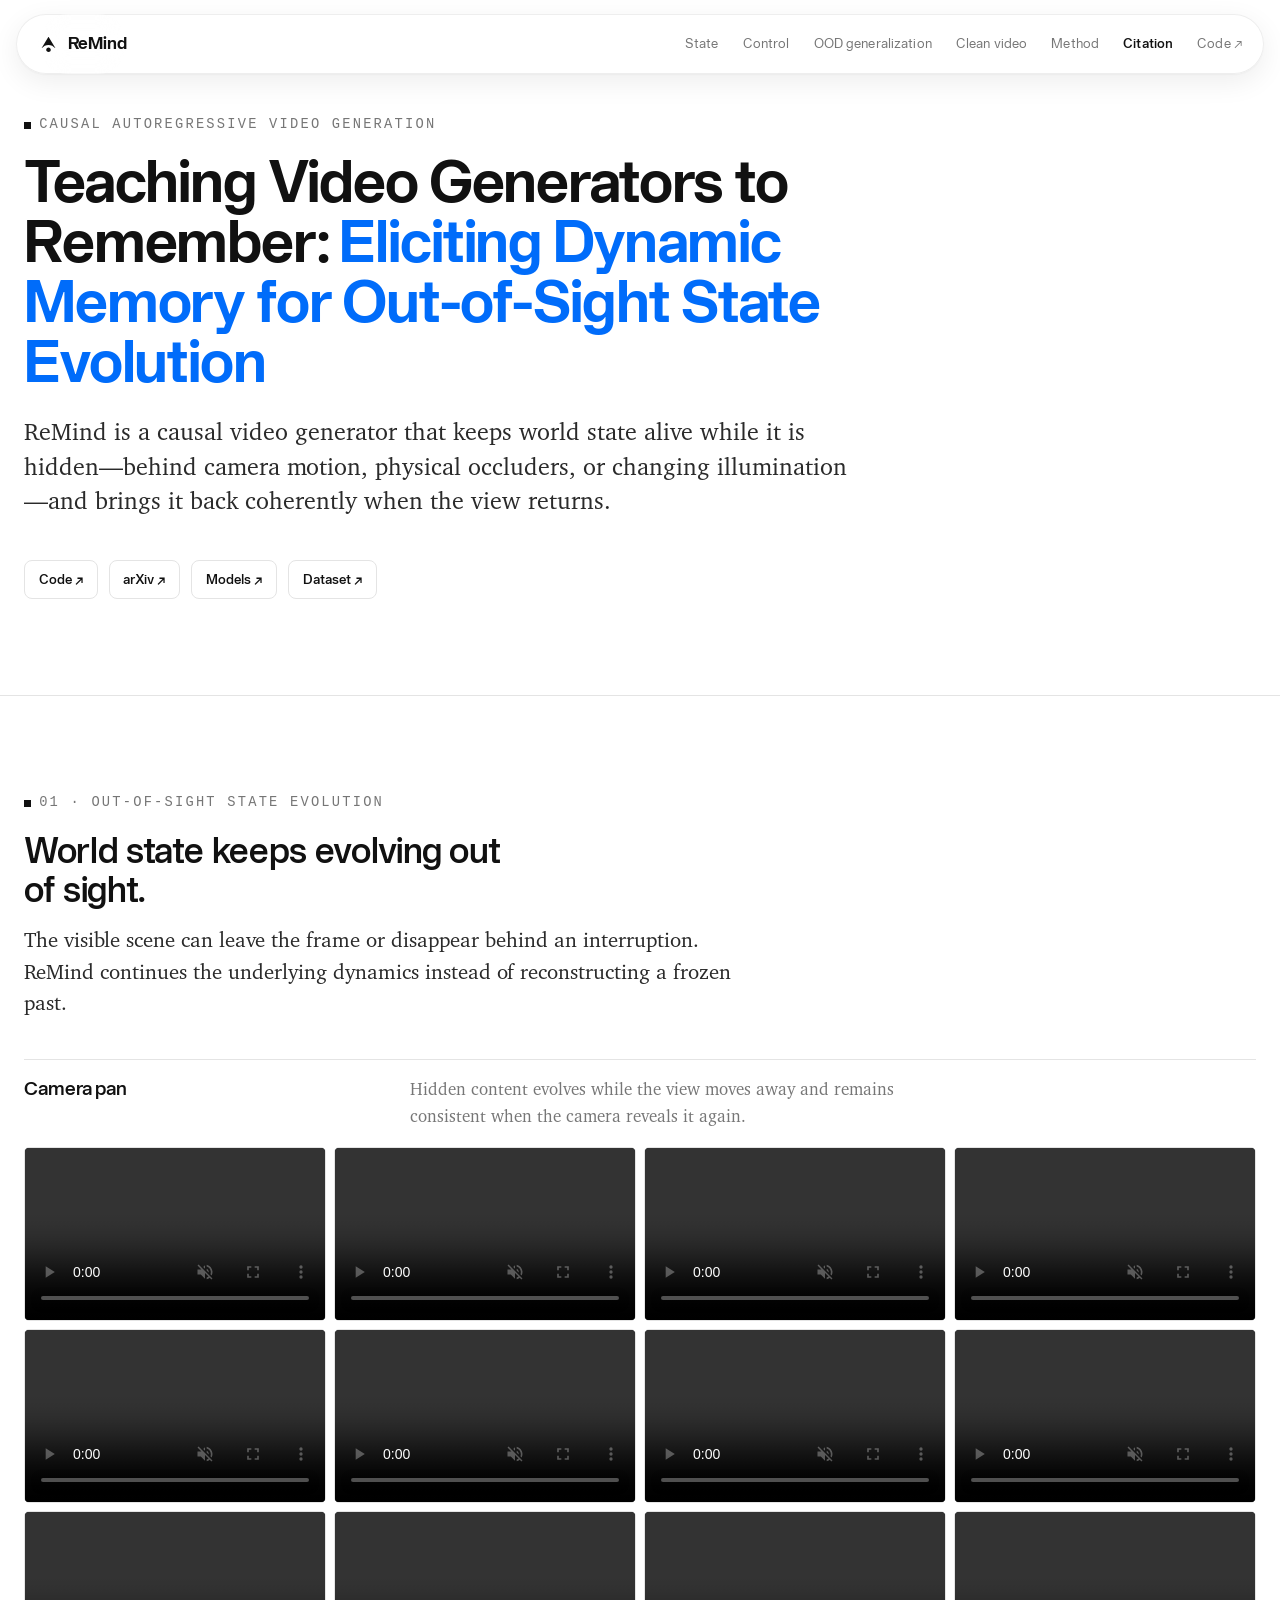
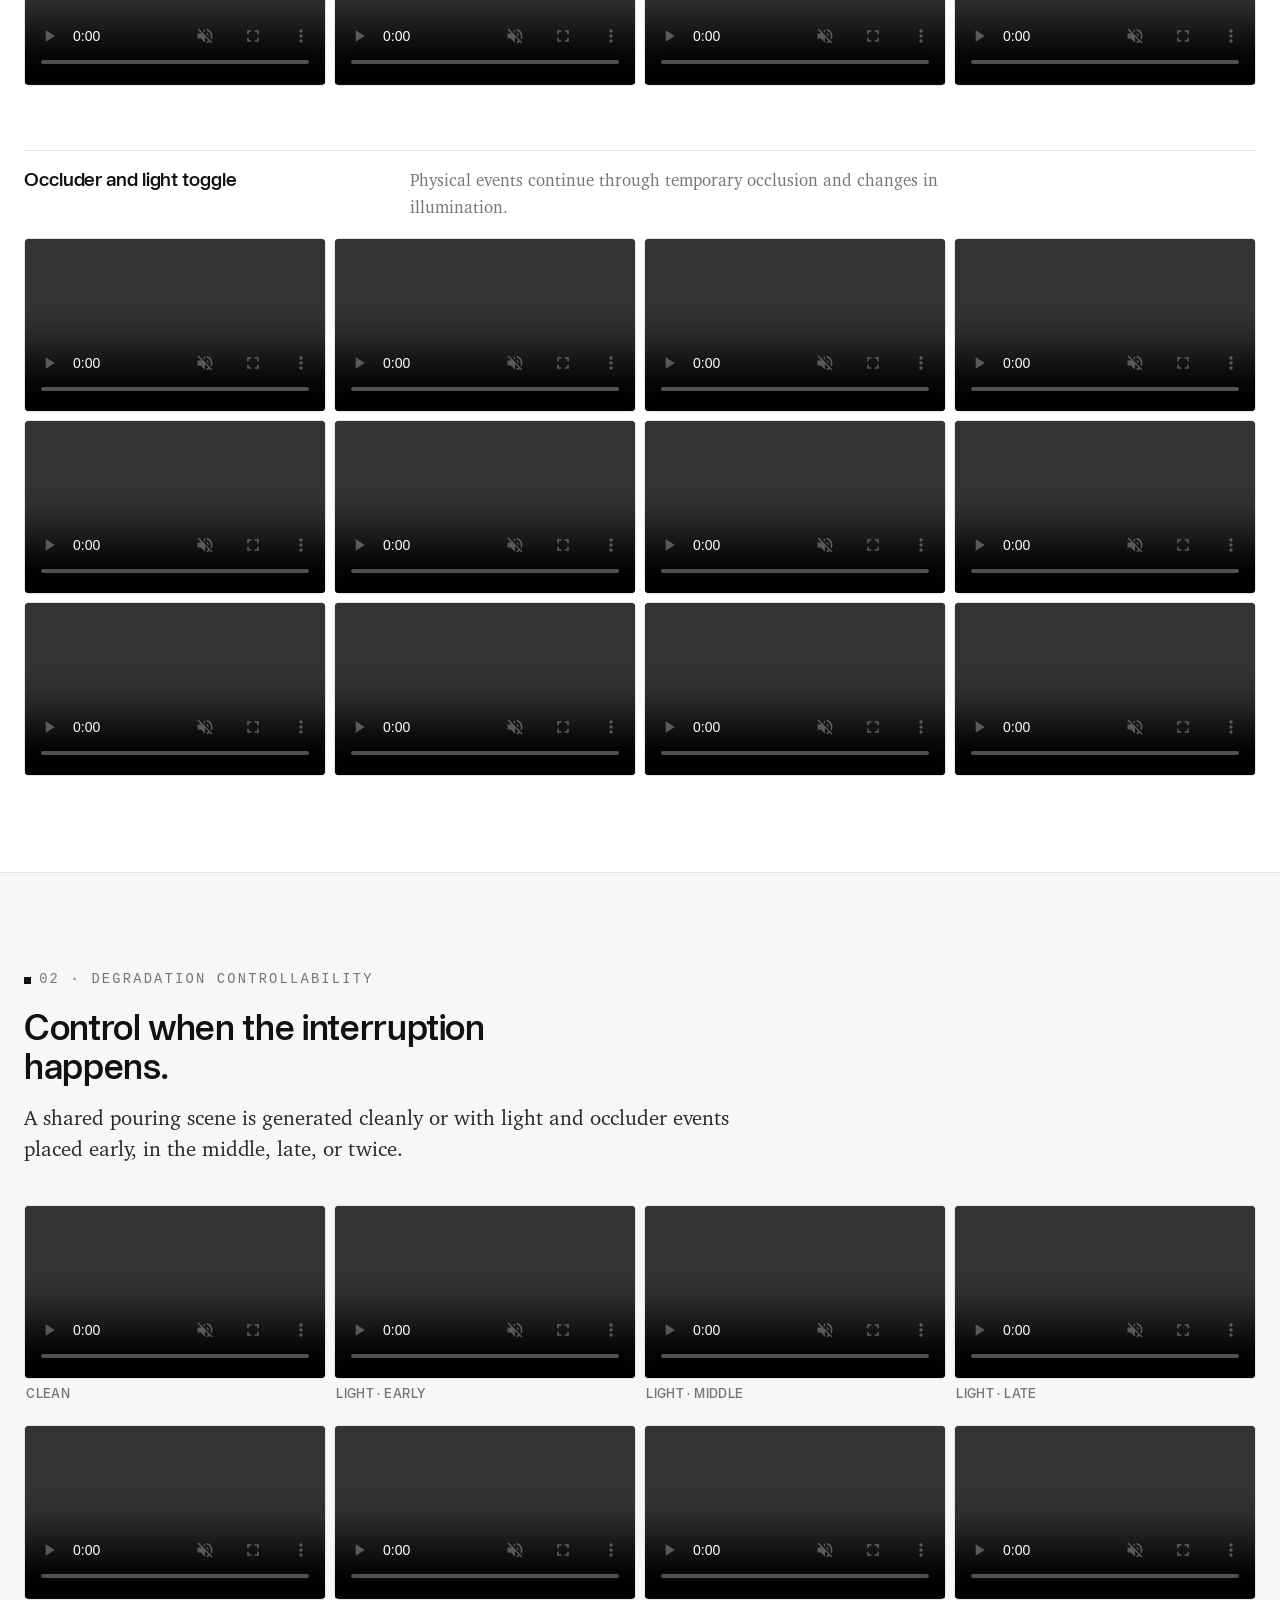
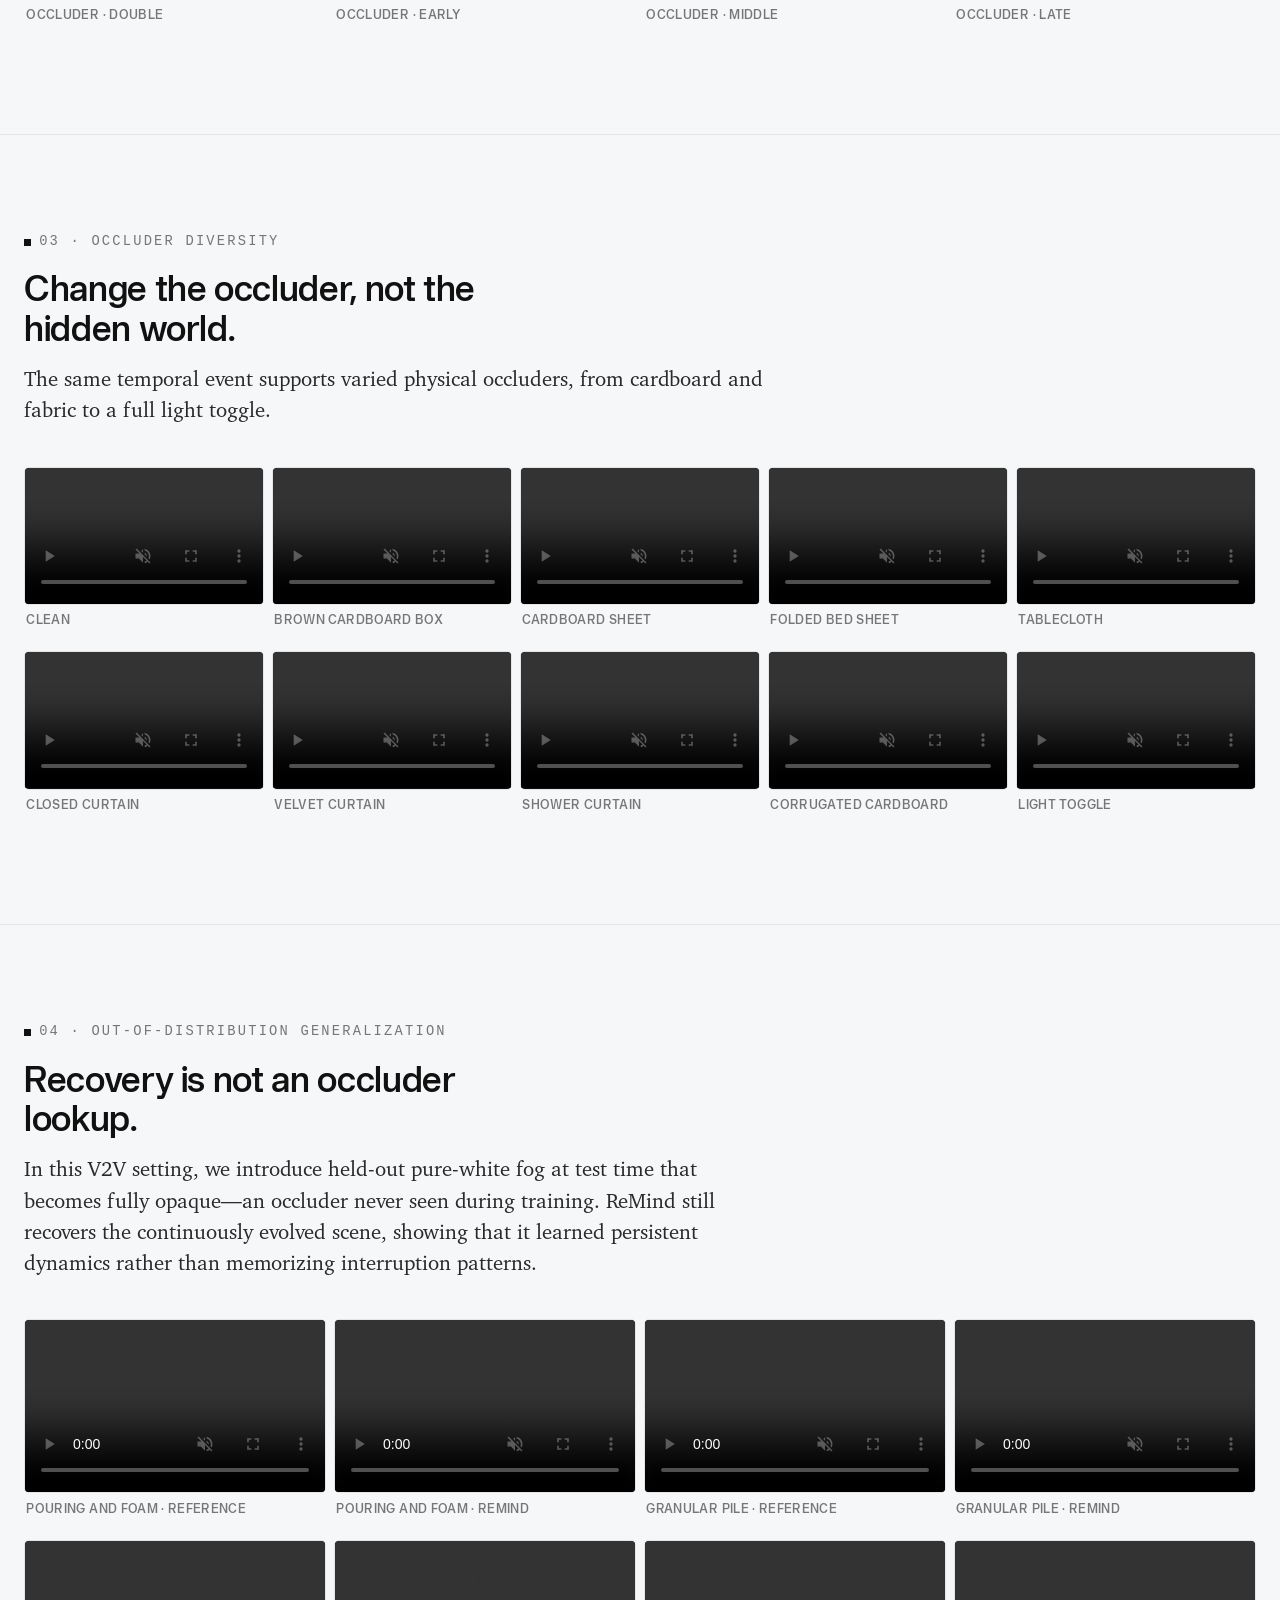
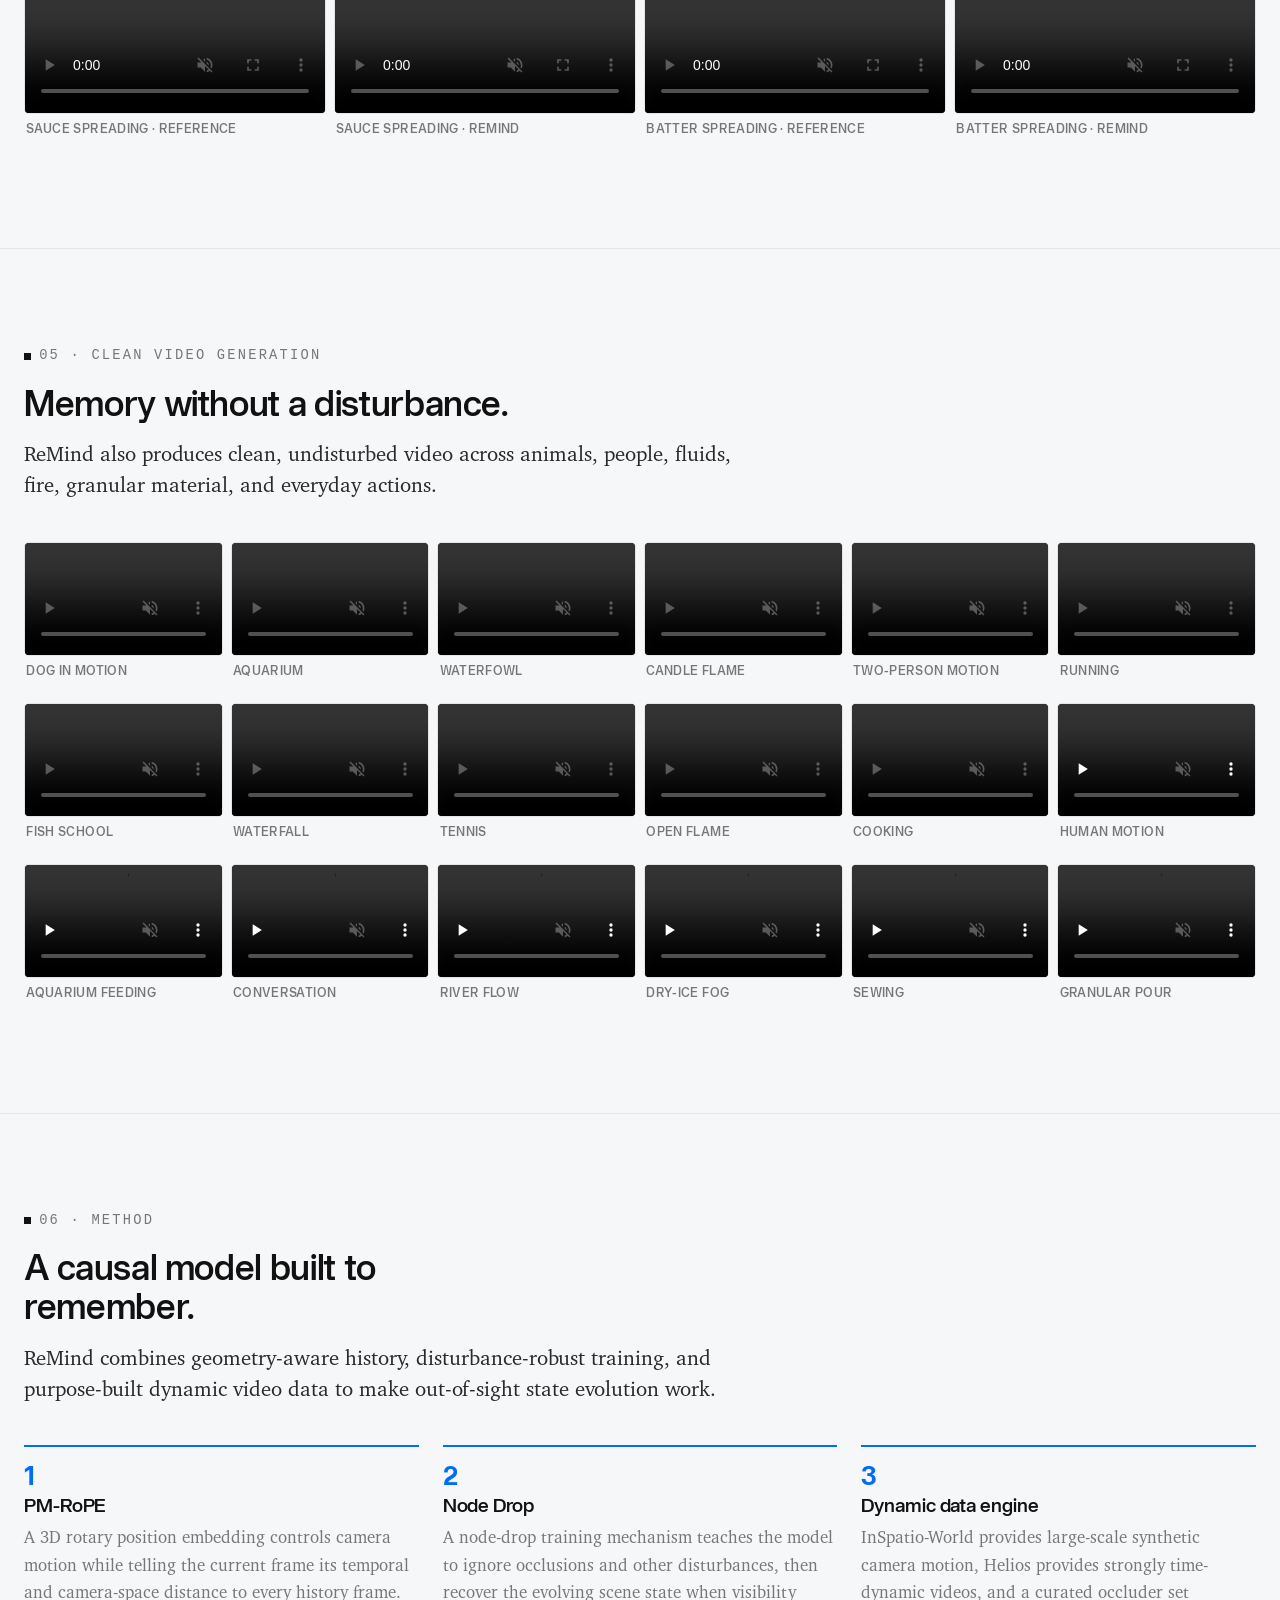
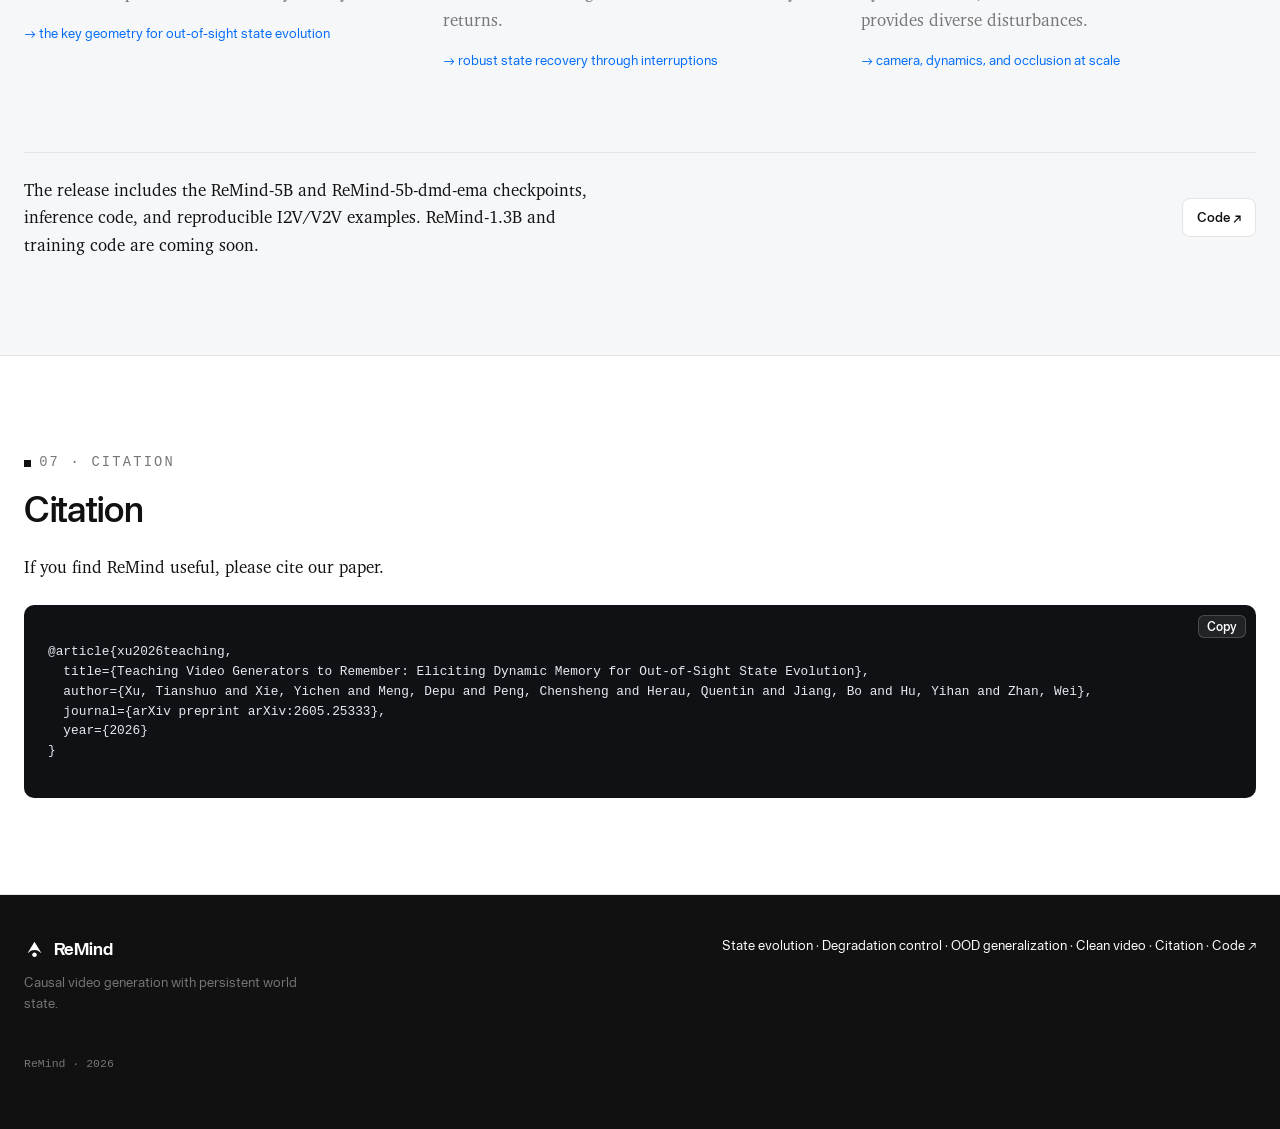
<file: docs/index.html>
<!DOCTYPE html>
<!-- Copyright 2026 Applied Intuition, Inc.
     SPDX-License-Identifier: Apache-2.0 -->
<html lang="en">
<head>
<meta charset="utf-8">
<meta name="viewport" content="width=device-width, initial-scale=1">
<title>Teaching Video Generators to Remember: Eliciting Dynamic Memory for Out-of-Sight State Evolution</title>
<meta name="description" content="Official ReMind project page for Teaching Video Generators to Remember: Eliciting Dynamic Memory for Out-of-Sight State Evolution.">
<meta name="robots" content="index, follow, max-image-preview:large, max-video-preview:-1">
<meta name="keywords" content="ReMind, Teaching Video Generators to Remember, dynamic memory, out-of-sight state evolution, video generation, world models">
<meta name="theme-color" content="#006CFA">
<link rel="canonical" href="https://remind-applied.github.io/">
<meta property="og:type" content="website">
<meta property="og:site_name" content="ReMind">
<meta property="og:title" content="Teaching Video Generators to Remember: Eliciting Dynamic Memory for Out-of-Sight State Evolution">
<meta property="og:description" content="Official project page for ReMind, a causal video generator that preserves and evolves hidden world state.">
<meta property="og:url" content="https://remind-applied.github.io/">
<meta property="og:image" content="https://remind-applied.github.io/assets/brand/icon-512.png">
<meta property="og:image:alt" content="ReMind project logo">
<meta name="twitter:card" content="summary">
<meta name="twitter:title" content="Teaching Video Generators to Remember">
<meta name="twitter:description" content="Official project page for ReMind: Eliciting Dynamic Memory for Out-of-Sight State Evolution.">
<meta name="twitter:image" content="https://remind-applied.github.io/assets/brand/icon-512.png">
<meta name="citation_title" content="Teaching Video Generators to Remember: Eliciting Dynamic Memory for Out-of-Sight State Evolution">
<meta name="citation_author" content="Tianshuo Xu">
<meta name="citation_author" content="Yichen Xie">
<meta name="citation_author" content="Depu Meng">
<meta name="citation_author" content="Chensheng Peng">
<meta name="citation_author" content="Quentin Herau">
<meta name="citation_author" content="Bo Jiang">
<meta name="citation_author" content="Yihan Hu">
<meta name="citation_author" content="Wei Zhan">
<meta name="citation_publication_date" content="2026/05/25">
<meta name="citation_arxiv_id" content="2605.25333">
<meta name="citation_pdf_url" content="https://arxiv.org/pdf/2605.25333">
<script type="application/ld+json">
{
  "@context": "https://schema.org",
  "@type": "ScholarlyArticle",
  "name": "Teaching Video Generators to Remember: Eliciting Dynamic Memory for Out-of-Sight State Evolution",
  "headline": "Teaching Video Generators to Remember: Eliciting Dynamic Memory for Out-of-Sight State Evolution",
  "alternateName": "ReMind",
  "description": "ReMind elicits dynamic memory in causal video generators so hidden world state can continue evolving through camera motion, occlusion, and illumination changes.",
  "url": "https://remind-applied.github.io/",
  "mainEntityOfPage": "https://remind-applied.github.io/",
  "datePublished": "2026-05-25",
  "author": [
    {"@type": "Person", "name": "Tianshuo Xu"},
    {"@type": "Person", "name": "Yichen Xie"},
    {"@type": "Person", "name": "Depu Meng"},
    {"@type": "Person", "name": "Chensheng Peng"},
    {"@type": "Person", "name": "Quentin Herau"},
    {"@type": "Person", "name": "Bo Jiang"},
    {"@type": "Person", "name": "Yihan Hu"},
    {"@type": "Person", "name": "Wei Zhan"}
  ],
  "sameAs": [
    "https://arxiv.org/abs/2605.25333",
    "https://github.com/Applied-Intuition-Open-Source/ReMind",
    "https://huggingface.co/AppliedIntuitionResearch/ReMind"
  ]
}
</script>
<link rel="icon" href="assets/brand/favicon.ico" sizes="32x32">
<link rel="icon" href="assets/brand/icon.svg" type="image/svg+xml">
<link rel="apple-touch-icon" href="assets/brand/apple-touch-icon.png">
<script>document.documentElement.className += " js";</script>
<link rel="stylesheet" href="assets/css/styles.css">
<link rel="stylesheet" href="assets/css/site.css">
</head>
<body class="project-page">
<a class="skip-link" href="#top">Skip to content</a>

<header class="site-header">
  <div class="header-pill">
    <a class="brand-mark" href="#top" aria-label="ReMind home"><span class="brand-word">ReMind</span></a>
    <button class="nav-toggle" aria-label="Toggle navigation" aria-expanded="false"><span></span><span></span><span></span></button>
    <nav class="nav" id="nav">
      <a href="#state">State</a>
      <a href="#control">Control</a>
      <a href="#ood">OOD generalization</a>
      <a href="#clean">Clean video</a>
      <a href="#method">Method</a>
      <a href="#citation">Citation</a>
      <a href="https://github.com/Applied-Intuition-Open-Source/ReMind" target="_blank" rel="noopener">Code ↗</a>
    </nav>
  </div>
</header>

<main id="top">
  <section class="hero project-hero">
    <div class="wide"><div class="hero-intro reveal">
      <p class="eyebrow">Causal autoregressive video generation</p>
      <h1>Teaching Video Generators to Remember: <span class="accent">Eliciting Dynamic Memory for Out-of-Sight State Evolution</span></h1>
      <p class="lead">ReMind is a causal video generator that keeps world state alive while it is hidden—behind camera motion, physical occluders, or changing illumination—and brings it back coherently when the view returns.</p>
      <div class="actions">
        <a class="btn" href="https://github.com/Applied-Intuition-Open-Source/ReMind" target="_blank" rel="noopener">Code ↗</a>
        <a class="btn" href="https://arxiv.org/abs/2605.25333" target="_blank" rel="noopener">arXiv ↗</a>
        <a class="btn" href="https://huggingface.co/AppliedIntuitionResearch/ReMind" target="_blank" rel="noopener">Models ↗</a>
        <a class="btn" href="https://huggingface.co/datasets/AppliedIntuitionResearch/ReMind1M" target="_blank" rel="noopener">Dataset ↗</a>
      </div>
    </div></div>
  </section>

  <section id="state" class="showcase-section">
    <div class="wide reveal">
      <div class="section-intro"><p class="eyebrow">01 · Out-of-sight state evolution</p>
        <h2>World state keeps evolving out of sight.</h2>
        <p class="lead">The visible scene can leave the frame or disappear behind an interruption. ReMind continues the underlying dynamics instead of reconstructing a frozen past.</p></div>
      <div class="showcase-block"><div class="showcase-heading"><h3>Camera pan</h3><p>Hidden content evolves while the view moves away and remains consistent when the camera reveals it again.</p></div>
        <div class="video-grid video-grid--4">
<figure class="showcase-tile showcase-tile--bare">
  <div class="media-frame"><video src="assets/videos/state/camera-pan/01.mp4?v=ba80d41" muted loop playsinline controls preload="none" data-autoplay aria-label="ReMind generated video"></video></div>
</figure>
<figure class="showcase-tile showcase-tile--bare">
  <div class="media-frame"><video src="assets/videos/state/camera-pan/02.mp4?v=ba80d41" muted loop playsinline controls preload="none" data-autoplay aria-label="ReMind generated video"></video></div>
</figure>
<figure class="showcase-tile showcase-tile--bare">
  <div class="media-frame"><video src="assets/videos/state/camera-pan/03.mp4?v=ba80d41" muted loop playsinline controls preload="none" data-autoplay aria-label="ReMind generated video"></video></div>
</figure>
<figure class="showcase-tile showcase-tile--bare">
  <div class="media-frame"><video src="assets/videos/state/camera-pan/04.mp4?v=ba80d41" muted loop playsinline controls preload="none" data-autoplay aria-label="ReMind generated video"></video></div>
</figure>
<figure class="showcase-tile showcase-tile--bare">
  <div class="media-frame"><video src="assets/videos/state/camera-pan/05.mp4?v=qalign-20260921" muted loop playsinline controls preload="none" data-autoplay aria-label="ReMind generated video"></video></div>
</figure>
<figure class="showcase-tile showcase-tile--bare">
  <div class="media-frame"><video src="assets/videos/state/camera-pan/06.mp4?v=ba80d41" muted loop playsinline controls preload="none" data-autoplay aria-label="ReMind generated video"></video></div>
</figure>
<figure class="showcase-tile showcase-tile--bare">
  <div class="media-frame"><video src="assets/videos/state/camera-pan/07.mp4?v=ba80d41" muted loop playsinline controls preload="none" data-autoplay aria-label="ReMind generated video"></video></div>
</figure>
<figure class="showcase-tile showcase-tile--bare">
  <div class="media-frame"><video src="assets/videos/state/camera-pan/08.mp4?v=ba80d41" muted loop playsinline controls preload="none" data-autoplay aria-label="ReMind generated video"></video></div>
</figure>
<figure class="showcase-tile showcase-tile--bare">
  <div class="media-frame"><video src="assets/videos/state/camera-pan/09.mp4?v=ba80d41" muted loop playsinline controls preload="none" data-autoplay aria-label="ReMind generated video"></video></div>
</figure>
<figure class="showcase-tile showcase-tile--bare">
  <div class="media-frame"><video src="assets/videos/state/camera-pan/10.mp4?v=ba80d41" muted loop playsinline controls preload="none" data-autoplay aria-label="ReMind generated video"></video></div>
</figure>
<figure class="showcase-tile showcase-tile--bare">
  <div class="media-frame"><video src="assets/videos/state/camera-pan/11.mp4?v=ba80d41" muted loop playsinline controls preload="none" data-autoplay aria-label="ReMind generated video"></video></div>
</figure>
<figure class="showcase-tile showcase-tile--bare">
  <div class="media-frame"><video src="assets/videos/state/camera-pan/12.mp4?v=ba80d41" muted loop playsinline controls preload="none" data-autoplay aria-label="ReMind generated video"></video></div>
</figure>
</div></div>
      <div class="showcase-block"><div class="showcase-heading"><h3>Occluder and light toggle</h3><p>Physical events continue through temporary occlusion and changes in illumination.</p></div>
        <div class="video-grid video-grid--4">
<figure class="showcase-tile showcase-tile--bare">
  <div class="media-frame"><video src="assets/videos/state/occlusion/01.mp4?v=ba80d41" muted loop playsinline controls preload="none" data-autoplay aria-label="ReMind generated video"></video></div>
</figure>
<figure class="showcase-tile showcase-tile--bare">
  <div class="media-frame"><video src="assets/videos/state/occlusion/02.mp4?v=ba80d41" muted loop playsinline controls preload="none" data-autoplay aria-label="ReMind generated video"></video></div>
</figure>
<figure class="showcase-tile showcase-tile--bare">
  <div class="media-frame"><video src="assets/videos/state/occlusion/03.mp4?v=ba80d41" muted loop playsinline controls preload="none" data-autoplay aria-label="ReMind generated video"></video></div>
</figure>
<figure class="showcase-tile showcase-tile--bare">
  <div class="media-frame"><video src="assets/videos/state/occlusion/04.mp4?v=ba80d41" muted loop playsinline controls preload="none" data-autoplay aria-label="ReMind generated video"></video></div>
</figure>
<figure class="showcase-tile showcase-tile--bare">
  <div class="media-frame"><video src="assets/videos/state/occlusion/05.mp4?v=ba80d41" muted loop playsinline controls preload="none" data-autoplay aria-label="ReMind generated video"></video></div>
</figure>
<figure class="showcase-tile showcase-tile--bare">
  <div class="media-frame"><video src="assets/videos/state/occlusion/06.mp4?v=ba80d41" muted loop playsinline controls preload="none" data-autoplay aria-label="ReMind generated video"></video></div>
</figure>
<figure class="showcase-tile showcase-tile--bare">
  <div class="media-frame"><video src="assets/videos/state/occlusion/07.mp4?v=ba80d41" muted loop playsinline controls preload="none" data-autoplay aria-label="ReMind generated video"></video></div>
</figure>
<figure class="showcase-tile showcase-tile--bare">
  <div class="media-frame"><video src="assets/videos/state/occlusion/08.mp4?v=ba80d41" muted loop playsinline controls preload="none" data-autoplay aria-label="ReMind generated video"></video></div>
</figure>
<figure class="showcase-tile showcase-tile--bare">
  <div class="media-frame"><video src="assets/videos/state/occlusion/09.mp4?v=ba80d41" muted loop playsinline controls preload="none" data-autoplay aria-label="ReMind generated video"></video></div>
</figure>
<figure class="showcase-tile showcase-tile--bare">
  <div class="media-frame"><video src="assets/videos/state/occlusion/10.mp4?v=ba80d41" muted loop playsinline controls preload="none" data-autoplay aria-label="ReMind generated video"></video></div>
</figure>
<figure class="showcase-tile showcase-tile--bare">
  <div class="media-frame"><video src="assets/videos/state/occlusion/11.mp4?v=ba80d41" muted loop playsinline controls preload="none" data-autoplay aria-label="ReMind generated video"></video></div>
</figure>
<figure class="showcase-tile showcase-tile--bare">
  <div class="media-frame"><video src="assets/videos/state/occlusion/12.mp4?v=ba80d41" muted loop playsinline controls preload="none" data-autoplay aria-label="ReMind generated video"></video></div>
</figure>
</div></div>
    </div>
  </section>

  <section id="control" class="showcase-section">
    <div class="wide reveal">
      <div class="section-intro"><p class="eyebrow">02 · Degradation controllability</p>
        <h2>Control when the interruption happens.</h2>
        <p class="lead">A shared pouring scene is generated cleanly or with light and occluder events placed early, in the middle, late, or twice.</p></div>
      <div class="video-grid video-grid--4">
<figure class="showcase-tile">
  <div class="media-frame"><video src="assets/videos/control/degradation/01.mp4?v=ba80d41" muted loop playsinline controls preload="none" data-autoplay aria-label="Clean"></video></div>
  <figcaption><span class="tile-label">Clean</span></figcaption>
</figure>
<figure class="showcase-tile">
  <div class="media-frame"><video src="assets/videos/control/degradation/02.mp4?v=ba80d41" muted loop playsinline controls preload="none" data-autoplay aria-label="Light · early"></video></div>
  <figcaption><span class="tile-label">Light · early</span></figcaption>
</figure>
<figure class="showcase-tile">
  <div class="media-frame"><video src="assets/videos/control/degradation/03.mp4?v=ba80d41" muted loop playsinline controls preload="none" data-autoplay aria-label="Light · middle"></video></div>
  <figcaption><span class="tile-label">Light · middle</span></figcaption>
</figure>
<figure class="showcase-tile">
  <div class="media-frame"><video src="assets/videos/control/degradation/04.mp4?v=ba80d41" muted loop playsinline controls preload="none" data-autoplay aria-label="Light · late"></video></div>
  <figcaption><span class="tile-label">Light · late</span></figcaption>
</figure>
<figure class="showcase-tile">
  <div class="media-frame"><video src="assets/videos/control/degradation/05.mp4?v=ba80d41" muted loop playsinline controls preload="none" data-autoplay aria-label="Occluder · double"></video></div>
  <figcaption><span class="tile-label">Occluder · double</span></figcaption>
</figure>
<figure class="showcase-tile">
  <div class="media-frame"><video src="assets/videos/control/degradation/06.mp4?v=ba80d41" muted loop playsinline controls preload="none" data-autoplay aria-label="Occluder · early"></video></div>
  <figcaption><span class="tile-label">Occluder · early</span></figcaption>
</figure>
<figure class="showcase-tile">
  <div class="media-frame"><video src="assets/videos/control/degradation/07.mp4?v=ba80d41" muted loop playsinline controls preload="none" data-autoplay aria-label="Occluder · middle"></video></div>
  <figcaption><span class="tile-label">Occluder · middle</span></figcaption>
</figure>
<figure class="showcase-tile">
  <div class="media-frame"><video src="assets/videos/control/degradation/08.mp4?v=ba80d41" muted loop playsinline controls preload="none" data-autoplay aria-label="Occluder · late"></video></div>
  <figcaption><span class="tile-label">Occluder · late</span></figcaption>
</figure>
</div>
    </div>
  </section>

  <section id="occluders" class="showcase-section section-soft">
    <div class="wide reveal">
      <div class="section-intro"><p class="eyebrow">03 · Occluder diversity</p>
        <h2>Change the occluder, not the hidden world.</h2>
        <p class="lead">The same temporal event supports varied physical occluders, from cardboard and fabric to a full light toggle.</p></div>
      <div class="video-grid video-grid--5">
<figure class="showcase-tile">
  <div class="media-frame"><video src="assets/videos/control/occluder-diversity/01.mp4?v=ba80d41" muted loop playsinline controls preload="none" data-autoplay aria-label="Clean"></video></div>
  <figcaption><span class="tile-label">Clean</span></figcaption>
</figure>
<figure class="showcase-tile">
  <div class="media-frame"><video src="assets/videos/control/occluder-diversity/02.mp4?v=ba80d41" muted loop playsinline controls preload="none" data-autoplay aria-label="Brown cardboard box"></video></div>
  <figcaption><span class="tile-label">Brown cardboard box</span></figcaption>
</figure>
<figure class="showcase-tile">
  <div class="media-frame"><video src="assets/videos/control/occluder-diversity/03.mp4?v=ba80d41" muted loop playsinline controls preload="none" data-autoplay aria-label="Cardboard sheet"></video></div>
  <figcaption><span class="tile-label">Cardboard sheet</span></figcaption>
</figure>
<figure class="showcase-tile">
  <div class="media-frame"><video src="assets/videos/control/occluder-diversity/04.mp4?v=ba80d41" muted loop playsinline controls preload="none" data-autoplay aria-label="Folded bed sheet"></video></div>
  <figcaption><span class="tile-label">Folded bed sheet</span></figcaption>
</figure>
<figure class="showcase-tile">
  <div class="media-frame"><video src="assets/videos/control/occluder-diversity/05.mp4?v=ba80d41" muted loop playsinline controls preload="none" data-autoplay aria-label="Tablecloth"></video></div>
  <figcaption><span class="tile-label">Tablecloth</span></figcaption>
</figure>
<figure class="showcase-tile">
  <div class="media-frame"><video src="assets/videos/control/occluder-diversity/06.mp4?v=ba80d41" muted loop playsinline controls preload="none" data-autoplay aria-label="Closed curtain"></video></div>
  <figcaption><span class="tile-label">Closed curtain</span></figcaption>
</figure>
<figure class="showcase-tile">
  <div class="media-frame"><video src="assets/videos/control/occluder-diversity/07.mp4?v=ba80d41" muted loop playsinline controls preload="none" data-autoplay aria-label="Velvet curtain"></video></div>
  <figcaption><span class="tile-label">Velvet curtain</span></figcaption>
</figure>
<figure class="showcase-tile">
  <div class="media-frame"><video src="assets/videos/control/occluder-diversity/08.mp4?v=ba80d41" muted loop playsinline controls preload="none" data-autoplay aria-label="Shower curtain"></video></div>
  <figcaption><span class="tile-label">Shower curtain</span></figcaption>
</figure>
<figure class="showcase-tile">
  <div class="media-frame"><video src="assets/videos/control/occluder-diversity/09.mp4?v=ba80d41" muted loop playsinline controls preload="none" data-autoplay aria-label="Corrugated cardboard"></video></div>
  <figcaption><span class="tile-label">Corrugated cardboard</span></figcaption>
</figure>
<figure class="showcase-tile">
  <div class="media-frame"><video src="assets/videos/control/occluder-diversity/10.mp4?v=ba80d41" muted loop playsinline controls preload="none" data-autoplay aria-label="Light toggle"></video></div>
  <figcaption><span class="tile-label">Light toggle</span></figcaption>
</figure>
</div>
    </div>
  </section>

  <section id="ood" class="showcase-section">
    <div class="wide reveal">
      <div class="section-intro"><p class="eyebrow">04 · Out-of-distribution generalization</p>
        <h2>Recovery is not an occluder lookup.</h2>
        <p class="lead">In this V2V setting, we introduce held-out pure-white fog at test time that becomes fully opaque—an occluder never seen during training. ReMind still recovers the continuously evolved scene, showing that it learned persistent dynamics rather than memorizing interruption patterns.</p></div>
      <div class="video-grid video-grid--4">
<figure class="showcase-tile">
  <div class="media-frame"><video src="assets/videos/ood-whiteout/01_reference.mp4?v=ba80d41" muted loop playsinline controls preload="none" data-autoplay aria-label="Pouring and foam reference"></video></div>
  <figcaption><span class="tile-label">Pouring and foam · Reference</span></figcaption>
</figure>
<figure class="showcase-tile">
  <div class="media-frame"><video src="assets/videos/ood-whiteout/01_remind.mp4?v=ba80d41" muted loop playsinline controls preload="none" data-autoplay aria-label="Pouring and foam ReMind whiteout recovery"></video></div>
  <figcaption><span class="tile-label">Pouring and foam · ReMind</span></figcaption>
</figure>
<figure class="showcase-tile">
  <div class="media-frame"><video src="assets/videos/ood-whiteout/02_reference.mp4?v=ba80d41" muted loop playsinline controls preload="none" data-autoplay aria-label="Granular pile reference"></video></div>
  <figcaption><span class="tile-label">Granular pile · Reference</span></figcaption>
</figure>
<figure class="showcase-tile">
  <div class="media-frame"><video src="assets/videos/ood-whiteout/02_remind.mp4?v=ba80d41" muted loop playsinline controls preload="none" data-autoplay aria-label="Granular pile ReMind whiteout recovery"></video></div>
  <figcaption><span class="tile-label">Granular pile · ReMind</span></figcaption>
</figure>
<figure class="showcase-tile">
  <div class="media-frame"><video src="assets/videos/ood-whiteout/03_reference.mp4?v=ba80d41" muted loop playsinline controls preload="none" data-autoplay aria-label="Sauce spreading reference"></video></div>
  <figcaption><span class="tile-label">Sauce spreading · Reference</span></figcaption>
</figure>
<figure class="showcase-tile">
  <div class="media-frame"><video src="assets/videos/ood-whiteout/03_remind.mp4?v=ba80d41" muted loop playsinline controls preload="none" data-autoplay aria-label="Sauce spreading ReMind whiteout recovery"></video></div>
  <figcaption><span class="tile-label">Sauce spreading · ReMind</span></figcaption>
</figure>
<figure class="showcase-tile">
  <div class="media-frame"><video src="assets/videos/ood-whiteout/04_reference.mp4?v=ba80d41" muted loop playsinline controls preload="none" data-autoplay aria-label="Batter spreading reference"></video></div>
  <figcaption><span class="tile-label">Batter spreading · Reference</span></figcaption>
</figure>
<figure class="showcase-tile">
  <div class="media-frame"><video src="assets/videos/ood-whiteout/04_remind.mp4?v=ba80d41" muted loop playsinline controls preload="none" data-autoplay aria-label="Batter spreading ReMind whiteout recovery"></video></div>
  <figcaption><span class="tile-label">Batter spreading · ReMind</span></figcaption>
</figure>
</div>
    </div>
  </section>

  <section id="clean" class="showcase-section section-soft">
    <div class="wide reveal">
      <div class="section-intro"><p class="eyebrow">05 · Clean video generation</p>
        <h2>Memory without a disturbance.</h2>
        <p class="lead">ReMind also produces clean, undisturbed video across animals, people, fluids, fire, granular material, and everyday actions.</p></div>
      <div class="video-grid video-grid--6">
<figure class="showcase-tile">
  <div class="media-frame"><video src="assets/videos/clean/01.mp4?v=ba80d41" muted loop playsinline controls preload="none" data-autoplay aria-label="Dog in motion"></video></div>
  <figcaption><span class="tile-label">Dog in motion</span></figcaption>
</figure>
<figure class="showcase-tile">
  <div class="media-frame"><video src="assets/videos/clean/02.mp4?v=ba80d41" muted loop playsinline controls preload="none" data-autoplay aria-label="Aquarium"></video></div>
  <figcaption><span class="tile-label">Aquarium</span></figcaption>
</figure>
<figure class="showcase-tile">
  <div class="media-frame"><video src="assets/videos/clean/03.mp4?v=ba80d41" muted loop playsinline controls preload="none" data-autoplay aria-label="Waterfowl"></video></div>
  <figcaption><span class="tile-label">Waterfowl</span></figcaption>
</figure>
<figure class="showcase-tile">
  <div class="media-frame"><video src="assets/videos/clean/04.mp4?v=ba80d41" muted loop playsinline controls preload="none" data-autoplay aria-label="Candle flame"></video></div>
  <figcaption><span class="tile-label">Candle flame</span></figcaption>
</figure>
<figure class="showcase-tile">
  <div class="media-frame"><video src="assets/videos/clean/05.mp4?v=ba80d41" muted loop playsinline controls preload="none" data-autoplay aria-label="Two-person motion"></video></div>
  <figcaption><span class="tile-label">Two-person motion</span></figcaption>
</figure>
<figure class="showcase-tile">
  <div class="media-frame"><video src="assets/videos/clean/06.mp4?v=ba80d41" muted loop playsinline controls preload="none" data-autoplay aria-label="Running"></video></div>
  <figcaption><span class="tile-label">Running</span></figcaption>
</figure>
<figure class="showcase-tile">
  <div class="media-frame"><video src="assets/videos/clean/07.mp4?v=ba80d41" muted loop playsinline controls preload="none" data-autoplay aria-label="Fish school"></video></div>
  <figcaption><span class="tile-label">Fish school</span></figcaption>
</figure>
<figure class="showcase-tile">
  <div class="media-frame"><video src="assets/videos/clean/08.mp4?v=ba80d41" muted loop playsinline controls preload="none" data-autoplay aria-label="Waterfall"></video></div>
  <figcaption><span class="tile-label">Waterfall</span></figcaption>
</figure>
<figure class="showcase-tile">
  <div class="media-frame"><video src="assets/videos/clean/09.mp4?v=ba80d41" muted loop playsinline controls preload="none" data-autoplay aria-label="Tennis"></video></div>
  <figcaption><span class="tile-label">Tennis</span></figcaption>
</figure>
<figure class="showcase-tile">
  <div class="media-frame"><video src="assets/videos/clean/10.mp4?v=ba80d41" muted loop playsinline controls preload="none" data-autoplay aria-label="Open flame"></video></div>
  <figcaption><span class="tile-label">Open flame</span></figcaption>
</figure>
<figure class="showcase-tile">
  <div class="media-frame"><video src="assets/videos/clean/11.mp4?v=ba80d41" muted loop playsinline controls preload="none" data-autoplay aria-label="Cooking"></video></div>
  <figcaption><span class="tile-label">Cooking</span></figcaption>
</figure>
<figure class="showcase-tile">
  <div class="media-frame"><video src="assets/videos/clean/12.mp4?v=ba80d41" muted loop playsinline controls preload="none" data-autoplay aria-label="Human motion"></video></div>
  <figcaption><span class="tile-label">Human motion</span></figcaption>
</figure>
<figure class="showcase-tile">
  <div class="media-frame"><video src="assets/videos/clean/13.mp4?v=ba80d41" muted loop playsinline controls preload="none" data-autoplay aria-label="Aquarium feeding"></video></div>
  <figcaption><span class="tile-label">Aquarium feeding</span></figcaption>
</figure>
<figure class="showcase-tile">
  <div class="media-frame"><video src="assets/videos/clean/14.mp4?v=ba80d41" muted loop playsinline controls preload="none" data-autoplay aria-label="Conversation"></video></div>
  <figcaption><span class="tile-label">Conversation</span></figcaption>
</figure>
<figure class="showcase-tile">
  <div class="media-frame"><video src="assets/videos/clean/15.mp4?v=ba80d41" muted loop playsinline controls preload="none" data-autoplay aria-label="River flow"></video></div>
  <figcaption><span class="tile-label">River flow</span></figcaption>
</figure>
<figure class="showcase-tile">
  <div class="media-frame"><video src="assets/videos/clean/16.mp4?v=ba80d41" muted loop playsinline controls preload="none" data-autoplay aria-label="Dry-ice fog"></video></div>
  <figcaption><span class="tile-label">Dry-ice fog</span></figcaption>
</figure>
<figure class="showcase-tile">
  <div class="media-frame"><video src="assets/videos/clean/17.mp4?v=ba80d41" muted loop playsinline controls preload="none" data-autoplay aria-label="Sewing"></video></div>
  <figcaption><span class="tile-label">Sewing</span></figcaption>
</figure>
<figure class="showcase-tile">
  <div class="media-frame"><video src="assets/videos/clean/18.mp4?v=ba80d41" muted loop playsinline controls preload="none" data-autoplay aria-label="Granular pour"></video></div>
  <figcaption><span class="tile-label">Granular pour</span></figcaption>
</figure>
</div>
    </div>
  </section>

  <section id="method" class="method-section">
    <div class="wide reveal">
      <div class="section-intro"><p class="eyebrow">06 · Method</p>
        <h2>A causal model built to remember.</h2>
        <p class="lead">ReMind combines geometry-aware history, disturbance-robust training, and purpose-built dynamic video data to make out-of-sight state evolution work.</p></div>
      <div class="contribs">
        <div class="contrib"><div class="num">1</div><h3>PM-RoPE</h3><p class="muted">A 3D rotary position embedding controls camera motion while telling the current frame its temporal and camera-space distance to every history frame.</p><p class="contrib-outcome">→ the key geometry for out-of-sight state evolution</p></div>
        <div class="contrib"><div class="num">2</div><h3>Node Drop</h3><p class="muted">A node-drop training mechanism teaches the model to ignore occlusions and other disturbances, then recover the evolving scene state when visibility returns.</p><p class="contrib-outcome">→ robust state recovery through interruptions</p></div>
        <div class="contrib"><div class="num">3</div><h3>Dynamic data engine</h3><p class="muted">InSpatio-World provides large-scale synthetic camera motion, Helios provides strongly time-dynamic videos, and a curated occluder set provides diverse disturbances.</p><p class="contrib-outcome">→ camera, dynamics, and occlusion at scale</p></div>
      </div>
      <div class="release-note"><p>The release includes the ReMind-5B and ReMind-5b-dmd-ema checkpoints, inference code, and reproducible I2V/V2V examples. ReMind-1.3B and training code are coming soon.</p>
        <a class="btn" href="https://github.com/Applied-Intuition-Open-Source/ReMind" target="_blank" rel="noopener">Code ↗</a></div>
    </div>
  </section>

  <section id="citation" class="citation-section">
    <div class="wide reveal">
      <p class="eyebrow">07 · Citation</p>
      <h2>Citation</h2>
      <p>If you find ReMind useful, please cite our paper.</p>
      <div class="bibtex"><pre><code>@article{xu2026teaching,
  title={Teaching Video Generators to Remember: Eliciting Dynamic Memory for Out-of-Sight State Evolution},
  author={Xu, Tianshuo and Xie, Yichen and Meng, Depu and Peng, Chensheng and Herau, Quentin and Jiang, Bo and Hu, Yihan and Zhan, Wei},
  journal={arXiv preprint arXiv:2605.25333},
  year={2026}
}</code></pre></div>
    </div>
  </section>
</main>

<footer class="site-footer"><div class="wide">
  <div class="foot-grid"><div><a class="brand-mark" href="#top"><span class="brand-word">ReMind</span></a>
    <p class="muted footer-note">Causal video generation with persistent world state.</p></div>
  <nav><a href="#state">State evolution</a> · <a href="#control">Degradation control</a> · <a href="#ood">OOD generalization</a> · <a href="#clean">Clean video</a> · <a href="#citation">Citation</a> · <a href="https://github.com/Applied-Intuition-Open-Source/ReMind" target="_blank" rel="noopener">Code ↗</a></nav></div>
  <p class="copyright">ReMind · 2026</p>
</div></footer>

<script src="assets/js/main.js"></script>
</body>
</html>
</file>
<file: docs/assets/css/styles.css>
/* Copyright 2026 Applied Intuition, Inc.
 * SPDX-License-Identifier: Apache-2.0 */

/* ==========================================================================
   Research Website Template — Applied Intuition brand design system
   ---------------------------------------------------------------------------
   The house style: a white, editorial page that would sit comfortably as a
   full-page ad for a top research lab in *Science* or *Nature*. The work is the
   hero; the design gets out of its way. See STYLE.md for the full contract.

   Type   Applied Sans Display (headlines/numbers), Applied Sans Text (UI/labels),
          XCharter serif (running prose).
   Color  Applied Blue #006CFA — the ONE accent — over ink #111 and grays.
   Motifs black-square eyebrow, ALL-CAPS mono eyebrows, blue caption labels,
          hairline rules, ~720px reading measure, full-bleed figures.

   This file is the shared core. DO NOT fork or hard-code values it already
   tokenizes — put per-site overrides in site.css, built only from these tokens.
   ========================================================================== */

/* ----- Fonts (vendored, local) ------------------------------------------ */
@font-face {
  font-family: "Applied Sans Display";
  src: url("../fonts/AppliedSansDisplay-Bold.ttf") format("truetype");
  font-weight: 700; font-style: normal; font-display: swap;
}
@font-face {
  font-family: "Applied Sans Display";
  src: url("../fonts/AppliedSansDisplay-SemiBold.ttf") format("truetype");
  font-weight: 600; font-style: normal; font-display: swap;
}
@font-face {
  font-family: "Applied Sans Text";
  src: url("../fonts/AppliedSansText-Regular.ttf") format("truetype");
  font-weight: 400; font-style: normal; font-display: swap;
}
@font-face {
  font-family: "Applied Sans Text";
  src: url("../fonts/AppliedSansText-Italic.ttf") format("truetype");
  font-weight: 400; font-style: italic; font-display: swap;
}
@font-face {
  font-family: "Applied Sans Text";
  src: url("../fonts/AppliedSansText-SemiBold.ttf") format("truetype");
  font-weight: 600; font-style: normal; font-display: swap;
}
@font-face {
  font-family: "Applied Sans Text";
  src: url("../fonts/AppliedSansText-SemiBoldItalic.ttf") format("truetype");
  font-weight: 600; font-style: italic; font-display: swap;
}
@font-face {
  font-family: "XCharter";
  src: url("../fonts/XCharter-Roman.otf") format("opentype");
  font-weight: 400; font-style: normal; font-display: swap;
}
@font-face {
  font-family: "XCharter";
  src: url("../fonts/XCharter-Italic.otf") format("opentype");
  font-weight: 400; font-style: italic; font-display: swap;
}

/* ----- Design tokens ----------------------------------------------------- */
:root {
  /* brand color — Applied Blue is the ONLY accent */
  --blue: #006CFA;
  --blue-dark: #0052bd;        /* AppliedBlue!70!black, approx */
  --blue-muted: #3d7fc4;       /* AppliedBlue!75!gray, approx */
  --blue-wash: #eef4ff;        /* light blue surface */
  --blue-wash-2: #e0ecff;
  --ink: #111111;
  --gray: #767676;
  --gray-line: #e4e4e4;
  --gray-soft: #f6f7f9;
  --white: #ffffff;
  --dark-mat: #0d1117;         /* the quiet dark behind video/figures */

  /* ---- Chart series palette --------------------------------------------
     The house rule is ONE accent. In charts the *hero* series is blue; the
     rest are inks/grays, told apart by dash pattern (lines), marker shape
     (scatter), or hatch (bars/areas) — NOT by hue. This stays on-brand and
     survives greyscale printing. Mirrored in assets/js/charts.js. */
  --series-hi: #006CFA;
  --series-1: #1f2937;
  --series-2: #6b7280;
  --series-3: #9aa3af;
  --series-4: #c3c9d2;
  /* sequential blue ramp — for donut wedges / ordered composition */
  --seq-1: #003a86; --seq-2: #0052bd; --seq-3: #006CFA;
  --seq-4: #4d97fb; --seq-5: #99c3fd; --seq-6: #cfe1fe;
  /* OPTIONAL categorical palette. Breaks the one-accent rule — use only when
     you truly have many peer series and no single hero. Prefer the above. */
  --cat-1: #006CFA; --cat-2: #e8710a; --cat-3: #12a594;
  --cat-4: #8b5cf6; --cat-5: #d6409f; --cat-6: #eab308;

  /* type */
  --font-display: "Applied Sans Display", "Helvetica Neue", Arial, sans-serif;
  --font-sans: "Applied Sans Text", "Helvetica Neue", Arial, sans-serif;
  --font-serif: "XCharter", Georgia, "Times New Roman", serif;
  --font-mono: "SFMono-Regular", "JetBrains Mono", Menlo, Consolas, monospace;

  /* type scale */
  --fs-eyebrow: 0.72rem;
  --fs-meta: 0.82rem;
  --fs-body: 1.0625rem;        /* ~17px reading */
  --fs-lead: 1.3rem;
  --fs-h3: 1.18rem;
  --fs-h2: 2.2rem;
  --fs-title: clamp(2.05rem, 5vw, 3.6rem);

  /* spacing */
  --space-1: 0.5rem;
  --space-2: 1rem;
  --space-3: 1.5rem;
  --space-4: 2.5rem;
  --space-5: 4rem;
  --space-6: 6rem;

  /* layout */
  --reading: 720px;
  --wide: 1280px;
  --header-h: 60px;
  --header-gap: 14px;          /* inset of the floating header from the viewport edge */

  --radius: 10px;
  --shadow: 0 1px 2px rgba(17,17,17,.04), 0 8px 28px rgba(17,17,17,.07);
  --shadow-lift: 0 2px 6px rgba(17,17,17,.06), 0 18px 48px rgba(0,108,250,.10);
}

/* ----- Reset / base ------------------------------------------------------ */
*, *::before, *::after { box-sizing: border-box; }
html { scroll-behavior: smooth; scroll-padding-top: calc(var(--header-h) + var(--header-gap) + 16px); }
@media (prefers-reduced-motion: reduce) {
  html { scroll-behavior: auto; }
}
body {
  margin: 0;
  font-family: var(--font-serif);
  font-size: var(--fs-body);
  line-height: 1.62;
  color: var(--ink);
  background: var(--white);
  -webkit-font-smoothing: antialiased;
  text-rendering: optimizeLegibility;
  overflow-x: hidden;
}
img, svg { max-width: 100%; height: auto; }
a { color: var(--blue); text-decoration: none; }
a:hover { text-decoration: underline; }
strong { font-weight: 600; }
:focus-visible { outline: 2px solid var(--blue); outline-offset: 2px; border-radius: 3px; }

/* skip link for keyboard users */
.skip-link {
  position: absolute; left: -9999px; top: 0; z-index: 100;
  background: var(--blue); color: #fff; padding: 0.6em 1em;
  font-family: var(--font-sans); font-size: var(--fs-meta); border-radius: 0 0 8px 0;
}
.skip-link:focus { left: 0; }

/* ----- Layout primitives ------------------------------------------------- */
.reading { max-width: var(--reading); margin-inline: auto; padding-inline: 24px; }
.wide { max-width: var(--wide); margin-inline: auto; padding-inline: 24px; }
/* full-bleed band for large diagrams that earn the extra width */
.bleed { width: min(1680px, 96vw); margin-inline: auto; padding-inline: 24px; }

/* Figure-and-text two-column layout (magazine rhythm). The figure column is the
   wider one so diagrams stay legible; .split--rev flips text and figure sides. */
.split {
  display: grid;
  grid-template-columns: minmax(0, 0.82fr) minmax(0, 1.18fr);
  gap: clamp(1.5rem, 4vw, var(--space-5));
  align-items: center;
}
.split--rev { grid-template-columns: minmax(0, 1.18fr) minmax(0, 0.82fr); }
/* extra separation between a wide table and its adjacent title/text */
.split--airy { gap: clamp(2.5rem, 7vw, 6rem); }
.split--rev .split-text { order: 2; }
.split-text > :first-child { margin-top: 0; }
.split .figure, .split .table-wrap, .split .chart-wrap { margin: 0; }

/* left-aligned readable text column inside a .wide band, so section headers and
   prose share the same left edge as wide figures/tables (no centered indent) */
.prose { max-width: 72ch; }

/* multi-column text grids for parallel subsections */
.col-3 {
  display: grid;
  grid-template-columns: repeat(3, minmax(0, 1fr));
  gap: clamp(1.5rem, 3vw, var(--space-4));
}
.col-2 {
  display: grid;
  grid-template-columns: repeat(2, minmax(0, 1fr));
  gap: clamp(1.5rem, 3vw, var(--space-4)) clamp(2rem, 5vw, var(--space-6));
  align-items: start;
}
.col-3 > div > :first-child, .col-3 h3:first-child,
.col-2 > div > :first-child, .col-2 h3:first-child { margin-top: 0; }

/* big stat callouts */
.statline {
  display: grid;
  grid-template-columns: repeat(3, 1fr);
  gap: var(--space-2);
  margin: var(--space-3) 0;
}
.statline .stat-num {
  font-family: var(--font-display); font-weight: 700;
  font-size: clamp(2rem, 4vw, 3rem); line-height: 1; color: var(--blue);
  letter-spacing: -0.02em;
}
.statline .stat-cap {
  font-family: var(--font-sans); font-size: var(--fs-meta);
  color: var(--gray); margin-top: 0.35em;
}
.statline .stat-note {
  display: block; font-size: var(--fs-eyebrow); color: var(--gray); margin-top: 0.2em;
}
.statline > div { border-top: 2px solid var(--ink); padding-top: 0.6rem; }

/* a heading with one big number callout floated to its right */
.results-head {
  display: flex; align-items: center; justify-content: space-between;
  gap: var(--space-4); flex-wrap: wrap; margin: 0 0 var(--space-2);
}
.results-badge {
  display: flex; align-items: center; gap: 0.7rem;
  border-left: 3px solid var(--blue); padding-left: 0.9rem;
}
.results-badge-num {
  font-family: var(--font-display); font-weight: 700; letter-spacing: -0.02em;
  font-size: clamp(2.4rem, 4vw, 3.4rem); line-height: 1; color: var(--blue);
}
.results-badge-cap {
  font-family: var(--font-sans); font-size: 1.15rem; font-weight: 500;
  color: var(--gray); max-width: 20ch; line-height: 1.3;
}
@media (max-width: 720px) { .results-head { justify-content: flex-start; } }

@media (max-width: 860px) {
  .split, .split--rev { grid-template-columns: 1fr; gap: var(--space-3); }
  .split--airy { gap: var(--space-4); }
  .split--rev .split-text { order: 0; }
  .col-3, .col-2 { grid-template-columns: 1fr; gap: var(--space-3); }
  .statline { grid-template-columns: 1fr 1fr; }
}
/* On very small screens a long inline formula cannot line-break and would
   overflow; cap it to the line width and let it scroll within itself instead. */
@media (max-width: 480px) {
  .katex { display: inline-block; max-width: 100%; overflow-x: auto; overflow-y: hidden; vertical-align: middle; }
}

section { padding-block: var(--space-6); }
section + section { border-top: 1px solid var(--gray-line); }
/* Content sections alternate tint automatically by position; the hero stays
   plain, so add/remove a section and the rhythm fixes itself. */
main > section:not(.hero):nth-of-type(odd) { background: var(--gray-soft); }

/* eyebrow + black square motif */
.eyebrow {
  font-family: var(--font-mono);
  font-size: 0.86rem;
  letter-spacing: 0.16em;
  text-transform: uppercase;
  color: var(--gray);
  display: flex;
  align-items: center;
  gap: 0.6em;
  margin: 0 0 var(--space-2);
}
.eyebrow::before {
  content: "";
  display: inline-block;
  width: 0.5em; height: 0.5em;
  background: var(--ink);
  flex: 0 0 auto;
}

/* ----- Typography -------------------------------------------------------- */
h1, h2, h3 { font-family: var(--font-display); color: var(--ink); line-height: 1.12; }
h2 {
  font-weight: 600;
  font-size: var(--fs-h2);
  letter-spacing: -0.01em;
  margin: 0 0 var(--space-3);
}
h3 {
  font-weight: 600;
  font-size: var(--fs-h3);
  letter-spacing: -0.005em;
  margin: var(--space-4) 0 var(--space-1);
}
p { margin: 0 0 var(--space-2); }

/* Hyphenate prose so left-aligned (ragged-right) text breaks long words at line
   ends instead of leaving a deeply jagged right edge. Headings and short UI
   labels are deliberately excluded. */
p, li, .lead, figcaption, blockquote, dd {
  -webkit-hyphens: auto;
  hyphens: auto;
  -webkit-hyphenate-limit-before: 3;
  -webkit-hyphenate-limit-after: 3;
  hyphenate-limit-chars: 6 3 3;
}
.lead {
  font-size: var(--fs-lead);
  line-height: 1.5;
  color: #2a2a2a;
}
.muted { color: var(--gray); }

/* editorial highlight: a soft marker swipe under the lower half of the text,
   in the manner of a highlighter pen. Used sparingly on the load-bearing claim
   so the core message reads at a glance. */
mark.hl {
  background: linear-gradient(transparent 56%, var(--blue-wash-2) 56%);
  color: inherit;
  padding: 0 0.05em;
}
.lead mark.hl { background: linear-gradient(transparent 60%, var(--blue-wash-2) 60%); }

/* pull quote / blockquote */
blockquote.pull {
  margin: var(--space-4) 0; padding: 0 0 0 var(--space-3);
  border-left: 3px solid var(--blue);
  font-family: var(--font-serif); font-size: 1.35rem; line-height: 1.45;
  color: var(--ink);
}
blockquote.pull cite {
  display: block; margin-top: var(--space-2);
  font-family: var(--font-sans); font-size: var(--fs-meta); font-style: normal; color: var(--gray);
}

/* math spans should sit inline cleanly (KaTeX is optional; load it per page) */
.katex { font-size: 1.02em; }
.eq-block { margin: var(--space-3) 0; overflow-x: auto; overflow-y: hidden; }
.eq-block .katex-display { margin: 0; }

/* ----- Header / nav ------------------------------------------------------ */
/* Floating frosted-glass "pill" header: fixed and inset from the edges, fully
   rounded, and visible at every scroll position — no collapse, no dissolve. On
   mobile it splits into two standalone circular buttons (brand left, menu
   right) with a full-screen overlay menu. */
.site-header {
  position: fixed; inset: 0 0 auto 0; z-index: 50;
  padding: var(--header-gap) 16px;
  pointer-events: none;            /* let the inset margins pass clicks through */
}
.header-pill {
  position: relative;
  pointer-events: auto;
  max-width: var(--wide); margin-inline: auto;
  height: var(--header-h);
  display: flex; align-items: center; gap: var(--space-3);
  padding-inline: 22px;
}
.header-pill::before {
  content: ""; position: absolute; inset: 0; z-index: 0;
  border-radius: 999px;
  background: rgba(255,255,255,.72);
  -webkit-backdrop-filter: saturate(160%) blur(14px);
  backdrop-filter: saturate(160%) blur(14px);
  border: 1px solid rgba(17,17,17,.07);
  box-shadow: var(--shadow);
}
.brand-mark, .nav, .nav-toggle { position: relative; z-index: 1; }
.brand-mark {
  font-family: var(--font-display);
  font-weight: 700;
  font-size: 1.05rem;
  letter-spacing: -0.01em;
  color: var(--ink);
  display: flex; align-items: center; gap: 0.55em;
  flex: 0 0 auto;
  height: 100%;
  border-radius: 999px;
  background: transparent; border: 1px solid transparent; box-shadow: none;
  -webkit-backdrop-filter: saturate(160%) blur(14px);
  backdrop-filter: saturate(160%) blur(14px);
}
.brand-mark::before {
  content: ""; width: 1.15em; height: 1.15em; display: inline-block;
  flex: 0 0 auto;
  background: var(--ink);
  -webkit-mask: url(../brand/icon.svg) center / contain no-repeat;
  mask: url(../brand/icon.svg) center / contain no-repeat;
}
.brand-mark:hover { text-decoration: none; }
.brand-word {
  max-width: 14em; overflow: hidden; white-space: nowrap;
  transition: max-width .4s cubic-bezier(.22,.61,.36,1), opacity .3s ease, margin .4s ease;
}
.site-footer .brand-mark::before { background: #fff; }

.nav { margin-left: auto; display: flex; gap: var(--space-3); align-items: center; transition: opacity .3s ease; }
.nav a, .nav .nav-pending {
  font-family: var(--font-sans);
  font-size: var(--fs-meta);
  color: var(--gray);
  letter-spacing: 0.01em;
}
.nav a:hover { color: var(--ink); text-decoration: none; }
.nav a.active { color: var(--ink); font-weight: 600; }
.nav-toggle { display: none; }

/* ----- Hero -------------------------------------------------------------- */
.hero { padding-top: calc(var(--header-h) + var(--header-gap) + var(--space-4)); padding-bottom: var(--space-4); }
.hero-intro { max-width: 60rem; }
.hero h1 {
  font-family: var(--font-display);
  font-weight: 700;
  font-size: var(--fs-title);
  letter-spacing: -0.02em;
  line-height: 1.04;
  color: var(--ink);
  margin: 0 0 var(--space-3);
  overflow-wrap: break-word;
  hyphens: auto;
}
.byline, .affil { overflow-wrap: break-word; }
.hero h1 .accent { color: var(--blue); }
/* the lead reads as a standfirst: larger serif on a tight measure */
.hero .lead {
  max-width: 56ch;
  font-size: clamp(1.25rem, 2.2vw, 1.5rem);
  line-height: 1.45;
  color: #2a2a2a;
  margin-bottom: var(--space-4);
}
/* masthead metadata, set off from the lead by a thin editorial rule */
.hero-meta { border-top: 1px solid var(--gray-line); padding-top: var(--space-3); }
.hero-meta > :first-child { margin-top: 0; }
.byline {
  font-family: var(--font-mono);
  font-size: var(--fs-meta);
  color: var(--gray);
  margin: var(--space-3) 0 var(--space-1);
  line-height: 1.7;
}
.byline .names { color: var(--ink); }
.affil { font-family: var(--font-mono); font-size: var(--fs-eyebrow); color: var(--gray); }

/* ----- Buttons / actions ------------------------------------------------- */
.actions { display: flex; flex-wrap: wrap; gap: 0.7rem; margin-top: var(--space-3); }
.btn {
  font-family: var(--font-sans);
  font-size: var(--fs-meta);
  font-weight: 600;
  display: inline-flex; align-items: center; gap: 0.45em;
  padding: 0.6em 1.05em;
  border-radius: 8px;
  border: 1px solid var(--gray-line);
  background: var(--white);
  color: var(--ink);
  cursor: pointer;
  transition: border-color .15s, background .15s, transform .05s;
}
.btn:hover { border-color: var(--blue); color: var(--blue); text-decoration: none; }
.btn:active { transform: translateY(1px); }
.btn-primary { background: var(--blue); border-color: var(--blue); color: var(--white); }
.btn-primary:hover { background: var(--blue-dark); border-color: var(--blue-dark); color: var(--white); }
.btn svg { width: 1em; height: 1em; }
/* greyed-out actions for resources not available yet — the honesty token */
.btn-disabled {
  color: var(--gray); background: var(--gray-soft);
  border-color: var(--gray-line); cursor: not-allowed; opacity: 0.75; user-select: none;
}
.btn-disabled:hover { color: var(--gray); border-color: var(--gray-line); }
.foot-pending { color: var(--gray); cursor: not-allowed; }

/* ----- Figure bands / captions ------------------------------------------ */
.figure-band { padding-block: var(--space-5); }
.figure {
  margin: var(--space-3) 0;
  background: var(--white);
  border: 1px solid var(--gray-line);
  border-radius: var(--radius);
  overflow: hidden;
}
.figure-stage {
  padding: var(--space-3);
  display: flex; justify-content: center; align-items: center;
  background: linear-gradient(var(--gray-soft), var(--gray-soft));
}
/* a dark mat variant for media that reads better on dark */
.figure-stage--dark { background: var(--dark-mat); }
.figure-stage svg, .figure-stage img, .figure-stage video { display: block; max-width: 100%; }
figcaption {
  font-family: var(--font-sans);
  font-size: var(--fs-meta);
  color: #333;
  line-height: 1.5;
  padding: var(--space-2) var(--space-3);
  border-top: 1px solid var(--gray-line);
}
figcaption .fig-label {
  font-family: var(--font-sans);
  font-weight: 600;
  color: var(--blue);
  margin-right: 0.5em;
}

/* a 16:9 media frame in a quiet dark mat (video or interactive) */
.media-frame {
  position: relative; width: 100%; aspect-ratio: 16 / 9;
  border: 1px solid var(--gray-line); border-radius: var(--radius); overflow: hidden;
  background: radial-gradient(120% 120% at 50% 0%, rgba(0,108,250,.06), transparent 60%), var(--dark-mat);
  box-shadow: var(--shadow);
}
.media-frame video, .media-frame img { display: block; width: 100%; height: 100%; object-fit: contain; background: var(--dark-mat); }

/* ----- Cards ------------------------------------------------------------- */
.card-grid {
  display: grid;
  grid-template-columns: repeat(auto-fit, minmax(240px, 1fr));
  gap: var(--space-2);
  margin: var(--space-3) 0;
}
.card-grid.grid-2 { grid-template-columns: 1fr 1fr; }
.card {
  border: 1px solid var(--gray-line);
  border-radius: var(--radius);
  padding: var(--space-3);
  background: var(--white);
}
.card h3 { margin-top: 0; }
.card .stat { font-family: var(--font-display); font-weight: 700; font-size: 2rem; color: var(--blue); line-height: 1; }
.card .stat-label { font-family: var(--font-sans); font-size: var(--fs-meta); color: var(--gray); }

/* contribution triad: columns each with a numbered blue top rule */
.contribs {
  display: grid; gap: var(--space-3); margin: var(--space-4) 0 0;
  grid-template-columns: repeat(3, minmax(0, 1fr));
}
.contrib { border-top: 2px solid var(--blue); padding-top: var(--space-2); }
.contrib .num {
  font-family: var(--font-display); font-weight: 700; color: var(--blue);
  font-size: 1.6rem; line-height: 1; margin-bottom: 0.4rem;
}
.contrib h3 { margin-top: 0; }
.contrib-outcome { margin-top: var(--space-1); font-family: var(--font-sans); font-size: var(--fs-meta); color: var(--blue); }
@media (max-width: 860px) { .contribs { grid-template-columns: 1fr; gap: var(--space-3); } }

/* placeholder / pending cards */
.placeholder {
  border: 1px dashed var(--gray-line);
  border-radius: var(--radius);
  padding: var(--space-4);
  text-align: center;
  color: var(--gray);
  font-family: var(--font-sans);
  background: repeating-linear-gradient(45deg, transparent, transparent 10px,
      rgba(0,108,250,.025) 10px, rgba(0,108,250,.025) 20px);
}
.placeholder .ph-icon { font-size: 1.6rem; color: var(--blue-muted); }
.placeholder .ph-title { color: var(--ink); font-weight: 600; margin: 0.4em 0 0.2em; }

/* status / venue badges */
.status-badge {
  display: inline-block;
  font-family: var(--font-sans); font-size: var(--fs-eyebrow); font-weight: 600;
  letter-spacing: 0.04em; text-transform: uppercase;
  padding: 0.25em 0.7em; border-radius: 999px;
  background: var(--blue); color: var(--white); margin-bottom: var(--space-1);
}
.status-badge--prep { background: var(--gray-soft); color: var(--gray); border: 1px solid var(--gray-line); }
.status-badge--venue { background: #e8f0ff; color: #1a4ac4; }
/* inline venue badge after a title */
.inline-badge {
  display: inline-block; vertical-align: middle; margin-left: 0.5em;
  font-family: var(--font-sans); font-size: var(--fs-eyebrow); font-weight: 600;
  letter-spacing: 0.04em; text-transform: uppercase;
  padding: 0.2em 0.6em; border-radius: 999px;
  background: #e8f0ff; color: #1a4ac4;
}

/* ----- Tabs (segmented control + sliding thumb) -------------------------- */
/* A single pill of options; a blue thumb (.tabs-slider) slides behind the
   active one. The thumb geometry is set in JS so any label widths work. */
.tabs { margin-top: var(--space-3); }
.tabs-nav {
  position: relative; display: inline-flex; flex-wrap: wrap; gap: 4px;
  margin-bottom: var(--space-3); padding: 5px;
  background: var(--gray-soft); border: 1px solid var(--gray-line); border-radius: 999px;
}
.tabs-slider {
  position: absolute; top: 0; left: 0; z-index: 0;
  border-radius: 999px; background: var(--blue); box-shadow: var(--shadow);
  transition: transform .28s cubic-bezier(.4, 0, .2, 1), width .28s cubic-bezier(.4, 0, .2, 1), height .28s;
}
.tab-btn {
  position: relative; z-index: 1; border: 0; background: transparent; cursor: pointer;
  font-family: var(--font-sans); font-size: var(--fs-meta); font-weight: 600;
  color: var(--ink); padding: 0.5em 1.1em; border-radius: 999px; transition: color .2s;
}
.tab-btn:hover:not(.is-active) { color: var(--blue); }
.tab-btn.is-active { color: #fff; }
.tab-panel {
  display: grid;
  grid-template-columns: minmax(0, 1.18fr) minmax(0, 0.82fr);
  gap: clamp(1.5rem, 4vw, var(--space-5));
  align-items: center;
}
.tab-panel[hidden] { display: none; }
.tab-panel--wide { grid-template-columns: 1fr; align-items: start; }
.tab-text > :first-child { margin-top: 0; }
@media (max-width: 860px) { .tab-panel { grid-template-columns: 1fr; gap: var(--space-3); } }

/* three-up media strip (e.g. before/after/diff or a triptych of clips) */
.threeup { display: grid; grid-template-columns: repeat(3, 1fr); gap: var(--space-2); }
.threeup-cell { min-width: 0; }
.threeup-vid { position: relative; border: 1px solid var(--gray-line); border-radius: var(--radius); overflow: hidden; background: var(--dark-mat); }
.threeup-vid video, .threeup-vid img { display: block; width: 100%; height: auto; }
.threeup-cap { text-align: center; font-weight: 600; font-size: var(--fs-meta); margin: 0.4rem 0 0; font-family: var(--font-sans); }
@media (max-width: 640px) { .threeup { grid-template-columns: 1fr; } }

/* ----- Tables ------------------------------------------------------------ */
.table-wrap { overflow-x: auto; margin: var(--space-3) 0; }
.table-lead {
  font-family: var(--font-serif); font-size: 1.05rem; line-height: 1.55;
  color: var(--ink); margin: var(--space-2) 0; max-width: 70ch;
}
table.data {
  width: 100%;
  border-collapse: collapse;
  font-family: var(--font-sans);
  font-size: var(--fs-meta);
}
table.data caption {
  caption-side: bottom; text-align: left; color: #333;
  font-size: var(--fs-meta); line-height: 1.5; padding-top: var(--space-2);
}
table.data caption .fig-label { color: var(--blue); font-weight: 600; margin-right: 0.4em; }
table.data th, table.data td {
  padding: 0.55em 0.85em; text-align: right;
  border-bottom: 1px solid var(--gray-line); white-space: nowrap;
}
table.data th:first-child, table.data td:first-child { text-align: left; }
/* textual tables (descriptions, not numbers) read better left-aligned */
table.data.data--text th, table.data.data--text td { text-align: left; white-space: normal; }
table.data thead th { color: var(--ink); font-weight: 600; border-bottom: 2px solid var(--ink); user-select: none; }
table.data thead th.sortable { cursor: pointer; }
table.data thead th.sortable:hover { color: var(--blue); }
table.data thead th .sort-ind { color: var(--blue); font-size: 0.85em; margin-left: 0.3em; }
table.data tbody tr:hover { background: var(--blue-wash); }
table.data tbody tr.is-best td { font-weight: 600; }
table.data td.best { color: var(--blue); font-weight: 700; }
table.data .group-row th {
  text-align: left; background: var(--gray-soft);
  font-family: var(--font-mono); font-size: var(--fs-eyebrow);
  letter-spacing: 0.08em; text-transform: uppercase; color: var(--gray);
}
/* "to be filled" honesty token */
.tbd { color: var(--blue-muted); font-style: italic; font-family: var(--font-sans); opacity: 0.75; }
.tbd::after { content: "to be filled"; }
td .tbd { font-size: 0.92em; }

/* ----- BibTeX block ------------------------------------------------------ */
.bibtex {
  position: relative;
  background: #0f1115; color: #e7e9ee;
  border-radius: var(--radius);
  padding: var(--space-3);
  font-family: var(--font-mono); font-size: 0.8rem; line-height: 1.55;
  overflow-x: auto;
}
.bibtex .copy-btn {
  position: absolute; top: 10px; right: 10px;
  font-family: var(--font-sans); font-size: 0.72rem; font-weight: 600;
  background: rgba(255,255,255,.08); color: #fff;
  border: 1px solid rgba(255,255,255,.18); border-radius: 6px;
  padding: 0.35em 0.7em; cursor: pointer;
}
.bibtex .copy-btn:hover { background: var(--blue); border-color: var(--blue); }

/* The canonical citation pattern is a BibTeX action button that copies a hidden
   <pre id="bibtex-src"> to the clipboard (wired in main.js) — no visible code
   block. The .bibtex styling above is kept for the rare case you want to display
   the citation inline. */
#bibtex-src { display: none; }

/* ----- Charts ------------------------------------------------------------ */
/* Rendered by assets/js/charts.js into any .chart-wrap host. */
.chart-wrap { position: relative; width: 100%; margin: var(--space-3) 0; }
.chart { position: relative; width: 100%; }
.chart-legend {
  display: flex; flex-wrap: wrap; justify-content: center;
  gap: var(--space-2) var(--space-3); margin-top: var(--space-2);
  font-family: var(--font-sans); font-size: var(--fs-meta);
}
.chart-legend .key { display: inline-flex; align-items: center; gap: 0.4em; cursor: pointer; color: var(--gray); }
.chart-legend .key.on { color: var(--ink); }
.chart-legend .key.off { text-decoration: line-through; }
.chart-legend .swatch { width: 0.9em; height: 0.9em; border-radius: 2px; display: inline-block; flex: none; }
.chart-note {
  margin: var(--space-1) 0 0; text-align: center;
  font-family: var(--font-sans); font-size: var(--fs-eyebrow); color: var(--gray);
}
.chart-title {
  font-family: var(--font-sans); font-weight: 600; font-size: var(--fs-meta);
  color: var(--ink); margin: 0 0 var(--space-1); text-align: center;
}
.chart-tooltip {
  position: absolute; pointer-events: none; opacity: 0;
  background: var(--ink); color: #fff;
  font-family: var(--font-sans); font-size: 0.78rem;
  padding: 0.45em 0.6em; border-radius: 6px; transform: translate(-50%, -120%);
  white-space: nowrap; transition: opacity .1s; z-index: 5;
}
.chart-tooltip b { color: #fff; }

/* ----- Scroll reveal (progressive enhancement: only when JS is on) ------- */
.js .reveal { opacity: 0; transform: translateY(14px); transition: opacity .5s ease, transform .5s ease; }
.js .reveal.in { opacity: 1; transform: none; }
@media (prefers-reduced-motion: reduce) {
  .js .reveal { opacity: 1; transform: none; transition: none; }
}

/* ----- Footer ------------------------------------------------------------ */
.site-footer {
  border-top: 1px solid var(--gray-line);
  background: var(--ink);
  color: #cfd3da;
  padding-block: var(--space-4);
  font-family: var(--font-sans);
  font-size: var(--fs-meta);
}
.site-footer a { color: #fff; }
.site-footer .foot-grid { display: flex; flex-wrap: wrap; gap: var(--space-4); justify-content: space-between; align-items: flex-start; }
.site-footer .brand-mark {
  height: auto; width: auto; display: inline-flex; justify-content: flex-start;
  gap: 0.55em; margin-bottom: 0.5rem;
  background: transparent; border-color: transparent; box-shadow: none;
  -webkit-backdrop-filter: none; backdrop-filter: none;
}
.site-footer .copyright { color: var(--gray); margin-top: var(--space-3); font-family: var(--font-mono); font-size: var(--fs-eyebrow); }

/* ----- Responsive: mobile header ----------------------------------------- */
@media (max-width: 820px) {
  :root { --header-h: 52px; }
  /* mobile: no connecting bar — two standalone frosted circles (brand left,
     menu right) with a full-screen overlay menu. */
  .header-pill::before { opacity: 0 !important; }
  .header-pill { padding-inline: 6px; gap: 0; }
  .brand-mark {
    width: var(--header-h); justify-content: center; gap: 0; z-index: 2;
    background: rgba(255,255,255,.82); border-color: rgba(17,17,17,.07); box-shadow: var(--shadow);
  }
  .brand-word { max-width: 0; opacity: 0; margin: 0; }
  .nav-toggle {
    display: inline-flex; margin-left: auto; z-index: 2;
    width: var(--header-h); height: var(--header-h); border-radius: 999px;
    align-items: center; justify-content: center; flex-direction: column; gap: 5px;
    background: rgba(255,255,255,.82); border: 1px solid rgba(17,17,17,.07);
    box-shadow: var(--shadow); cursor: pointer; padding: 0;
    -webkit-backdrop-filter: saturate(160%) blur(14px); backdrop-filter: saturate(160%) blur(14px);
  }
  .nav-toggle span { width: 20px; height: 2px; background: var(--ink); display: block; border-radius: 2px; transition: transform .25s ease, opacity .2s ease; }
  .nav-toggle[aria-expanded="true"] span:nth-child(1) { transform: translateY(7px) rotate(45deg); }
  .nav-toggle[aria-expanded="true"] span:nth-child(2) { opacity: 0; }
  .nav-toggle[aria-expanded="true"] span:nth-child(3) { transform: translateY(-7px) rotate(-45deg); }
  .nav {
    position: fixed; inset: 0; margin: 0; z-index: 0;
    flex-direction: column; align-items: stretch; justify-content: center; gap: 0;
    padding: max(16vh, 110px) 34px calc(env(safe-area-inset-bottom) + 32px);
    background: rgba(255,255,255,.88);
    -webkit-backdrop-filter: saturate(160%) blur(22px); backdrop-filter: saturate(160%) blur(22px);
    opacity: 0; visibility: hidden; pointer-events: none;
    transition: opacity .28s ease, visibility 0s linear .28s;
  }
  .nav.open { opacity: 1; visibility: visible; pointer-events: auto; transition: opacity .28s ease; }
  .nav a, .nav .nav-pending {
    font-family: var(--font-display); font-size: 1.7rem; font-weight: 600;
    color: var(--ink); padding: 0.55em 0; border-bottom: 1px solid var(--gray-line);
  }
  .nav > :last-child { border-bottom: none; }
  section { padding-block: var(--space-5); }
  .hero { padding-top: calc(var(--header-h) + var(--header-gap) + var(--space-3)); }
  .card-grid.grid-2 { grid-template-columns: 1fr; }
}
body.nav-open { overflow: hidden; }
</file>
<file: docs/assets/css/site.css>
/* Copyright 2026 Applied Intuition, Inc.
 * SPDX-License-Identifier: Apache-2.0 */

/* ReMind candidate-review additions. Shared components remain in styles.css. */

.review-hero { padding-bottom: var(--space-5); }
.review-hero .hero-intro { max-width: 980px; }

.selection-shell {
  position: sticky;
  top: calc(var(--header-h) + var(--header-gap) + var(--space-1));
  z-index: 4;
}

.selection-bar {
  display: flex;
  align-items: center;
  gap: var(--space-2);
  flex-wrap: wrap;
  padding: var(--space-2);
  border: 1px solid var(--gray-line);
  border-radius: var(--radius);
  background: var(--white);
  box-shadow: var(--shadow);
  font-family: var(--font-sans);
  font-size: var(--fs-meta);
}

.selection-actions { display: flex; gap: var(--space-1); flex-wrap: wrap; }
.selection-actions .btn { margin: 0; }
.selection-status { color: var(--gray); margin-left: auto; }

.review-section { border-top: 1px solid var(--gray-line); }
.review-section:nth-of-type(even) { background: var(--gray-soft); }
.section-heading { max-width: var(--reading); margin-bottom: var(--space-4); }
.section-heading h2 { margin-bottom: var(--space-1); }
.section-heading p { margin: 0; }

.review-grid {
  display: grid;
  grid-template-columns: repeat(2, minmax(0, 1fr));
  gap: var(--space-3);
}

.review-grid:empty::before {
  content: "Loading candidates…";
  display: block;
  color: var(--gray);
  font-family: var(--font-sans);
  font-size: var(--fs-meta);
}

.review-subgroup {
  grid-column: 1 / -1;
  margin: var(--space-2) 0 0;
  padding-top: var(--space-2);
  border-top: 1px solid var(--gray-line);
}

.review-subgroup:first-child { margin-top: 0; border-top: 0; padding-top: 0; }

.review-card {
  min-width: 0;
  padding: var(--space-2);
  border: 1px solid var(--gray-line);
  border-radius: var(--radius);
  background: var(--white);
}

.review-card.is-selected { border-top: 3px solid var(--blue); }

.candidate-head {
  display: flex;
  align-items: flex-start;
  justify-content: space-between;
  gap: var(--space-2);
  margin-bottom: var(--space-1);
}

.candidate-head h3 {
  margin: 0;
  font-family: var(--font-mono);
  font-size: var(--fs-meta);
  overflow-wrap: anywhere;
}

.pick-label {
  display: inline-flex;
  align-items: center;
  gap: var(--space-1);
  flex: 0 0 auto;
  font-family: var(--font-sans);
  font-size: var(--fs-meta);
  font-weight: 600;
  cursor: pointer;
}

.pick-label input { accent-color: var(--blue); width: 1rem; height: 1rem; }

.badge-row { display: flex; flex-wrap: wrap; gap: var(--space-1); margin-bottom: var(--space-2); }
.meta-badge {
  border: 1px solid var(--gray-line);
  border-radius: 999px;
  padding: 0.2em 0.65em;
  color: var(--gray);
  font-family: var(--font-sans);
  font-size: var(--fs-eyebrow);
  line-height: 1.4;
}

.review-card .media-frame { aspect-ratio: 832 / 480; box-shadow: none; }
.review-card video { cursor: pointer; }

.candidate-model-grid {
  display: grid;
  grid-template-columns: repeat(auto-fit, minmax(260px, 1fr));
  gap: var(--space-2);
}

.candidate-model { min-width: 0; margin: 0; }
.candidate-model figcaption {
  display: grid;
  grid-template-columns: 1fr auto;
  align-items: center;
  gap: var(--space-1);
  padding: var(--space-1) 0 0;
  border: 0;
}

.model-name { grid-column: 1 / -1; margin: 0; }
.model-choice { color: var(--ink); }
.model-open { font-family: var(--font-sans); font-size: var(--fs-meta); }

.review-actions { display: flex; gap: var(--space-1); margin-top: var(--space-2); flex-wrap: wrap; }
.review-actions .btn { padding: 0.45em 0.8em; }

.candidate-details {
  margin-top: var(--space-2);
  border-top: 1px solid var(--gray-line);
  padding-top: var(--space-1);
  font-family: var(--font-sans);
  font-size: var(--fs-meta);
}

.candidate-details summary { color: var(--gray); cursor: pointer; }
.candidate-details p { overflow-wrap: anywhere; }
.candidate-source { color: var(--gray); }

.compare-dialog {
  width: min(1480px, 96vw);
  max-height: 94vh;
  padding: var(--space-3);
  border: 1px solid var(--gray-line);
  border-radius: var(--radius);
  background: var(--white);
  color: var(--ink);
  box-shadow: var(--shadow-lift);
}

.compare-dialog::backdrop { background: var(--dark-mat); opacity: 0.85; }
.dialog-head { display: flex; justify-content: space-between; gap: var(--space-2); align-items: flex-start; }
.dialog-head h2 { margin-top: 0; font-size: var(--fs-h3); overflow-wrap: anywhere; }
.compare-grid { display: grid; grid-template-columns: repeat(auto-fit, minmax(260px, 1fr)); gap: var(--space-2); }
.compare-cell { margin: 0; min-width: 0; }
.compare-cell figcaption { text-align: center; border: 0; padding: var(--space-1); }
.compare-cell .media-frame { aspect-ratio: 832 / 480; }

.no-script { padding-block: var(--space-4); color: var(--gray); }
.footer-note { max-width: 32ch; }

@media (max-width: 860px) {
  .selection-shell { position: static; }
  .selection-status { width: 100%; margin-left: 0; }
  .review-grid, .compare-grid { grid-template-columns: 1fr; }
  .candidate-head { flex-direction: column-reverse; }
}

/* Final ReMind project page. */
.project-hero { padding-bottom: var(--space-6); }
.project-hero .hero-intro { max-width: 68rem; }
.project-hero h1 { max-width: 25ch; }
.project-hero .lead { max-width: 64ch; }

.showcase-section,
.method-section,
.citation-section { border-top: 1px solid var(--gray-line); }
.section-soft { background: var(--gray-soft); }

.citation-section .bibtex { margin-top: var(--space-3); }

.section-intro { max-width: 58rem; margin-bottom: var(--space-4); }
.section-intro h2 { max-width: 22ch; margin-bottom: var(--space-2); }
.section-intro .lead { max-width: 62ch; margin: 0; }

.showcase-block + .showcase-block { margin-top: var(--space-5); }
.showcase-heading {
  display: grid;
  grid-template-columns: minmax(0, 0.6fr) minmax(0, 1.4fr);
  gap: var(--space-3);
  align-items: baseline;
  margin-bottom: var(--space-2);
  padding-top: var(--space-2);
  border-top: 1px solid var(--gray-line);
}
.showcase-heading h3,
.showcase-heading p { margin: 0; }
.showcase-heading p { color: var(--gray); max-width: 62ch; }

.video-grid {
  display: grid;
  gap: var(--space-1);
  align-items: start;
}
.video-grid--6 { grid-template-columns: repeat(6, minmax(0, 1fr)); }
.video-grid--5 { grid-template-columns: repeat(5, minmax(0, 1fr)); }
.video-grid--4 { grid-template-columns: repeat(4, minmax(0, 1fr)); }

.showcase-tile { min-width: 0; margin: 0; }
.showcase-tile .media-frame {
  aspect-ratio: 832 / 480;
  border-radius: calc(var(--radius) / 2);
  box-shadow: none;
}
.showcase-tile figcaption {
  min-height: 2.4rem;
  padding: 0.45rem 0.15rem 0;
  border: 0;
  color: var(--gray);
  line-height: 1.25;
}
.showcase-tile--bare .media-frame { margin-bottom: 0; }
.tile-label {
  font-family: var(--font-sans);
  font-size: var(--fs-eyebrow);
  font-weight: 600;
  letter-spacing: 0.03em;
  text-transform: uppercase;
}

.release-note {
  display: flex;
  align-items: center;
  justify-content: space-between;
  gap: var(--space-3);
  margin-top: var(--space-5);
  padding-top: var(--space-3);
  border-top: 1px solid var(--gray-line);
}
.release-note p { max-width: 64ch; margin: 0; }
.release-note .btn { flex: 0 0 auto; }

@media (max-width: 1100px) {
  .video-grid--6,
  .video-grid--5 { grid-template-columns: repeat(3, minmax(0, 1fr)); }
  .video-grid--4 { grid-template-columns: repeat(2, minmax(0, 1fr)); }
}

@media (max-width: 700px) {
  .project-hero { padding-bottom: var(--space-5); }
  .showcase-heading { grid-template-columns: 1fr; gap: var(--space-1); }
  .video-grid--6,
  .video-grid--5,
  .video-grid--4 { grid-template-columns: repeat(2, minmax(0, 1fr)); }
  .release-note { align-items: flex-start; flex-direction: column; }
}

@media (max-width: 440px) {
  .video-grid--6,
  .video-grid--5,
  .video-grid--4 { grid-template-columns: 1fr; }
}

@media (prefers-reduced-motion: reduce) {
  .project-page video { animation: none; }
}
</file>
